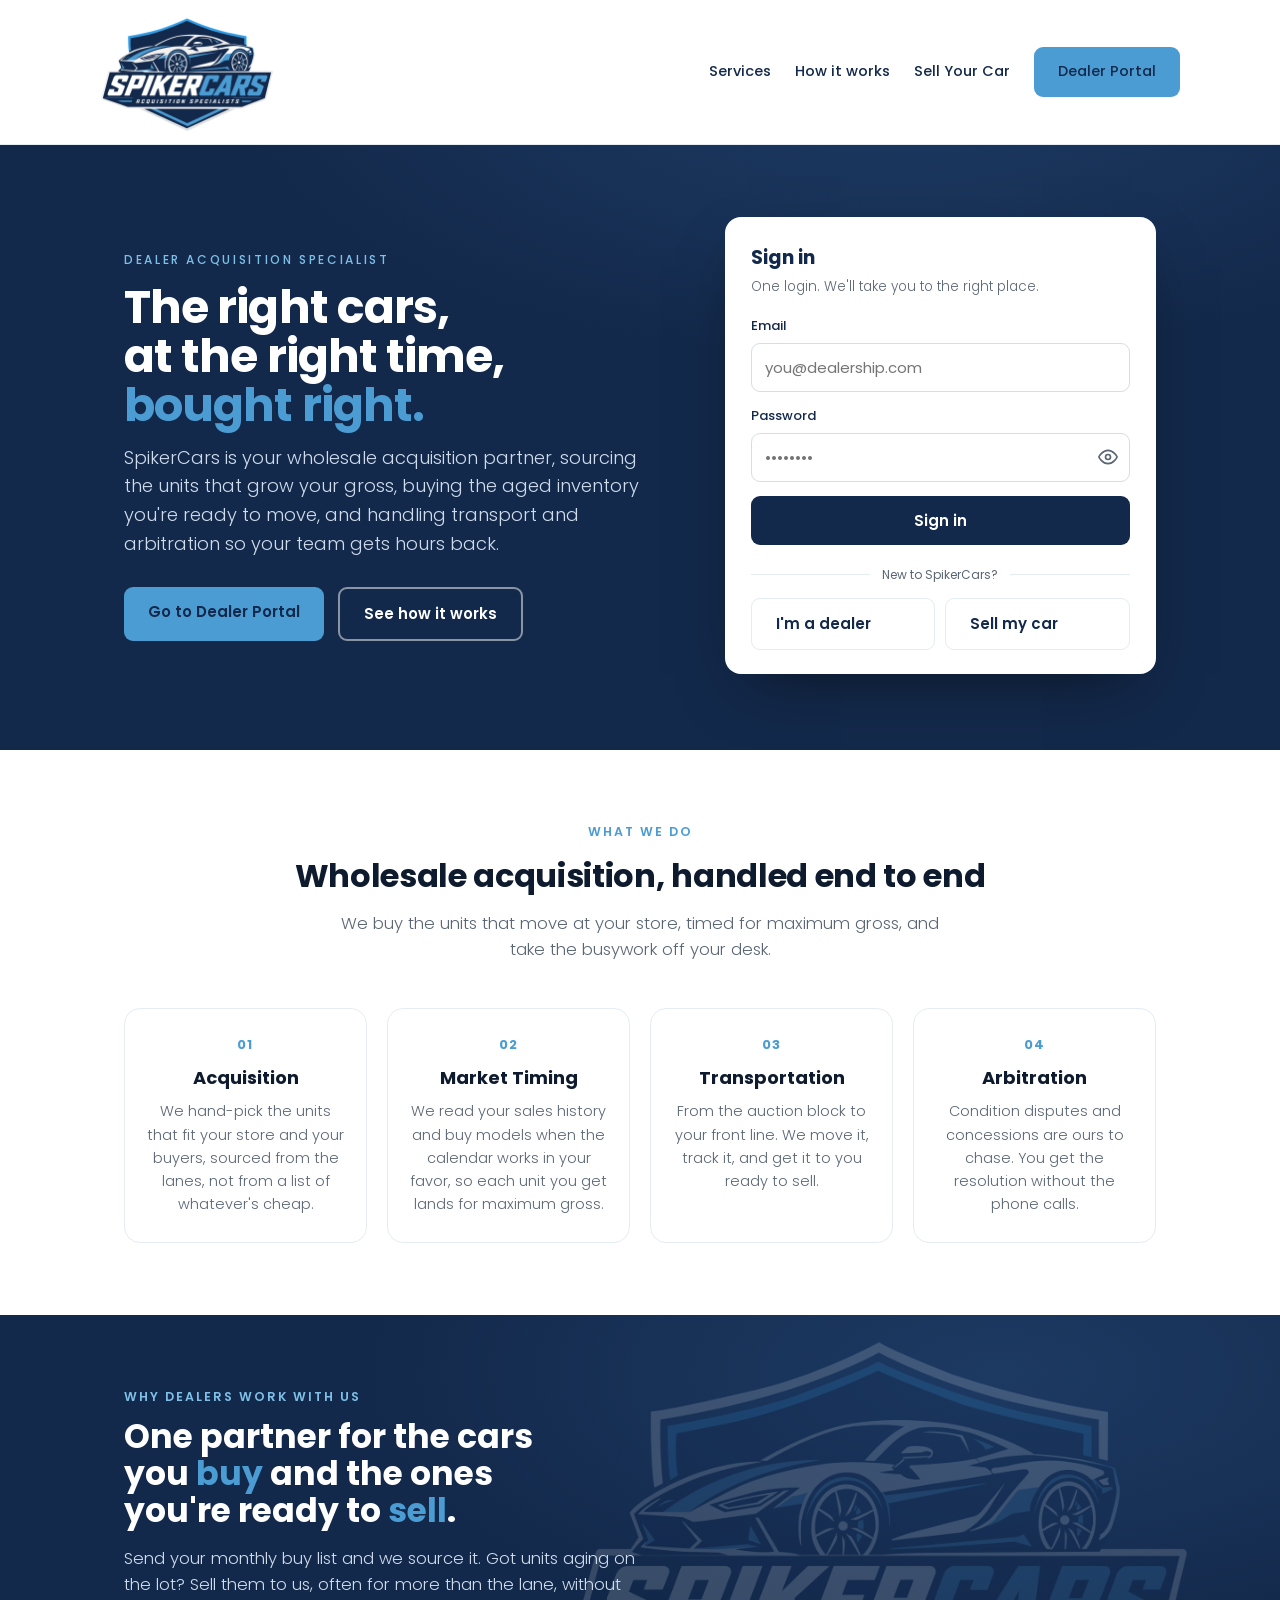
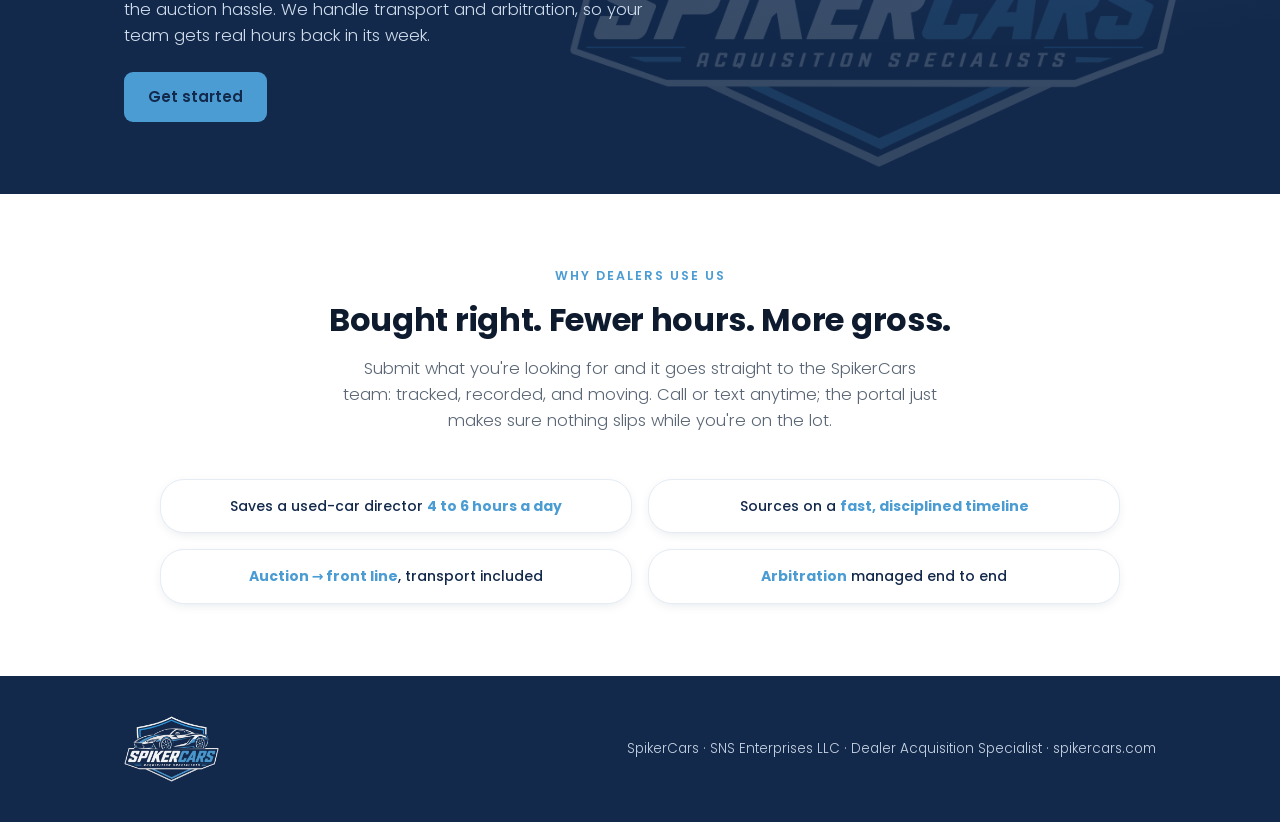
<file: index.html>
<!DOCTYPE html>
<html lang="en">
<head>
<meta charset="utf-8">
<meta name="viewport" content="width=device-width, initial-scale=1">
<title>SpikerCars | Dealer Acquisition Specialist</title>
<meta name="description" content="SpikerCars is a wholesale vehicle acquisition specialist for car dealerships. The right cars, at the right time, bought right.">
<link rel="canonical" href="https://spikercars.com/">
<meta property="og:type" content="website">
<meta property="og:site_name" content="SpikerCars">
<meta property="og:title" content="SpikerCars | Dealer Acquisition Specialist">
<meta property="og:description" content="SpikerCars is a wholesale vehicle acquisition specialist for car dealerships. The right cars, at the right time, bought right.">
<meta property="og:url" content="https://spikercars.com/">
<meta property="og:image" content="https://spikercars.com/spikercars-logo.png">
<meta name="twitter:card" content="summary">
<script type="application/ld+json">[{"@context": "https://schema.org", "@type": "Organization", "name": "SpikerCars", "alternateName": ["Spiker Cars", "SNS Enterprises LLC"], "legalName": "SNS Enterprises LLC", "url": "https://spikercars.com/", "logo": "https://spikercars.com/spikercars-logo.png", "slogan": "Dealer Acquisition Specialist", "description": "SpikerCars is a wholesale vehicle acquisition partner for car dealerships. We buy the right inventory at the right time to maximize your gross, and manage transport and arbitration end to end.", "email": "spiker@spikercars.com"}, {"@context": "https://schema.org", "@type": "WebSite", "name": "SpikerCars", "alternateName": "Spiker Cars", "url": "https://spikercars.com/"}]</script>
<link rel="icon" href="spikercars-logo.png">
<link rel="preconnect" href="https://fonts.googleapis.com">
<link rel="preconnect" href="https://fonts.gstatic.com" crossorigin>
<link href="https://fonts.googleapis.com/css2?family=Poppins:ital,wght@0,300;0,400;0,500;0,600;0,700;1,700&display=swap" rel="stylesheet">
<link rel="stylesheet" href="styles.css">
</head>
<body>

<header class="site"><div class="wrap">
  <a href="index.html"><img src="spikercars-logo.png" alt="SpikerCars"></a>
  <nav class="nav-links">
    <a href="#services">Services</a>
    <a href="#how">How it works</a>
    <a href="sell-my-car.html">Sell Your Car</a>
    <a class="cta btn btn-accent" href="dealer.html">Dealer Portal</a>
  </nav>
</div></header>

<section class="hero">
  <div class="wrap">
    <div>
      <div class="badge">Dealer Acquisition Specialist</div>
      <h1 class="text-wrap-balance">The right cars, at the right time, <span class="c">bought right.</span></h1>
      <p class="lead">SpikerCars is your wholesale acquisition partner, sourcing the units that grow your gross, buying the aged inventory you're ready to move, and handling transport and arbitration so your team gets hours back.</p>
      <div class="cta-row">
        <a class="btn btn-accent" href="dealer.html">Go to Dealer Portal</a>
        <a class="btn btn-ghost" href="#how">See how it works</a>
      </div>
    </div>

    <div class="authcard" id="auth-card">
      <div id="signed-out">
        <h3>Sign in</h3>
        <div class="sub">One login. We'll take you to the right place.</div>
        <div class="msg" id="hero-msg"></div>
        <form id="signin-form">
          <div class="field"><label>Email</label><input type="email" id="si-email" autocomplete="email" placeholder="you@dealership.com" required></div>
          <div class="field"><label>Password</label><input type="password" id="si-pass" autocomplete="current-password" placeholder="••••••••" required></div>
          <button class="btn btn-primary btn-block" type="submit" id="si-btn">Sign in</button>
        </form>
        <div class="divider">New to SpikerCars?</div>
        <div class="newrow">
          <a class="btn btn-outline" href="dealer.html#signup">I'm a dealer</a>
          <a class="btn btn-outline" href="sell-my-car.html">Sell my car</a>
        </div>
      </div>
      <div id="signed-in" class="hidden">
        <h3 id="si-hello">Welcome back</h3>
        <div class="sub" id="si-hello-sub">You're signed in.</div>
        <a class="btn btn-primary btn-block" id="go-portal" href="dealer.html">Go to my portal</a>
        <div class="switch"><a id="hero-logout">Log out</a></div>
      </div>
    </div>
  </div>
</section>

<section id="services" class="section-center">
  <div class="wrap">
    <div class="eyebrow">What we do</div>
    <h2 class="sec">Wholesale acquisition, handled end to end</h2>
    <p class="sec-sub">We buy the units that move at your store, timed for maximum gross, and take the busywork off your desk.</p>
    <div class="pillars">
      <div class="pillar"><div class="pn">01</div><h3>Acquisition</h3><p>We hand-pick the units that fit your store and your buyers, sourced from the lanes, not from a list of whatever's cheap.</p></div>
      <div class="pillar"><div class="pn">02</div><h3>Market Timing</h3><p>We read your sales history and buy models when the calendar works in your favor, so each unit you get lands for maximum gross.</p></div>
      <div class="pillar"><div class="pn">03</div><h3>Transportation</h3><p>From the auction block to your front line. We move it, track it, and get it to you ready to sell.</p></div>
      <div class="pillar"><div class="pn">04</div><h3>Arbitration</h3><p>Condition disputes and concessions are ours to chase. You get the resolution without the phone calls.</p></div>
    </div>
  </div>
</section>

<section class="feature">
  <img class="glow" src="spikercars-logo.png" alt="">
  <div class="wrap">
    <div class="feat-copy">
      <div class="eyebrow">Why dealers work with us</div>
      <h2 class="text-wrap-balance">One partner for the cars you <span class="c">buy</span> and the ones you're ready to <span class="c">sell</span>.</h2>
      <p>Send your monthly buy list and we source it. Got units aging on the lot? Sell them to us, often for more than the lane, without the auction hassle. We handle transport and arbitration, so your team gets real hours back in its week.</p>
      <a class="btn btn-accent" href="dealer.html">Get started</a>
    </div>
  </div>
</section>

<section id="how" class="proof section-center">
  <div class="wrap">
    <div class="eyebrow">Why dealers use us</div>
    <h2 class="sec">Bought right. Fewer hours. More gross.</h2>
    <p class="sec-sub">Submit what you're looking for and it goes straight to the SpikerCars team: tracked, recorded, and moving. Call or text anytime; the portal just makes sure nothing slips while you're on the lot.</p>
    <div class="row">
      <span class="chip">Saves a used-car director <b>4 to 6 hours a day</b></span>
      <span class="chip">Sources on a <b>fast, disciplined timeline</b></span>
      <span class="chip"><b>Auction → front line</b>, transport included</span>
      <span class="chip"><b>Arbitration</b> managed end to end</span>
    </div>
  </div>
</section>

<footer class="site"><div class="wrap">
  <img src="spikercars-logo.png" alt="SpikerCars">
  <div>SpikerCars · SNS Enterprises LLC · Dealer Acquisition Specialist · spikercars.com</div>
</div></footer>

<script type="module">
import { sb, $, showMsg, clearMsg, getUser, loadProfile, roleHome, signOut } from './sc.js';

$('signin-form').addEventListener('submit', async (e) => {
  e.preventDefault();
  const btn = $('si-btn'); btn.disabled = true; btn.innerHTML = '<span class="spin"></span>Signing in…';
  clearMsg($('hero-msg'));
  const { error } = await sb.auth.signInWithPassword({ email: $('si-email').value.trim(), password: $('si-pass').value });
  if (error){ btn.disabled = false; btn.textContent = 'Sign in'; showMsg($('hero-msg'), error.message, 'err'); return; }
  const user = await getUser();
  const prof = await loadProfile(user);
  location.href = roleHome(prof.role);
});

$('hero-logout').onclick = () => signOut('index.html');

(async () => {
  const { data: { session } } = await sb.auth.getSession();
  if (!session) return;
  const user = await getUser();
  const prof = await loadProfile(user);
  const home = roleHome(prof.role);
  // Signed-in users go straight to their dashboard. Portal "Home" links add ?home to view this page.
  if (!new URLSearchParams(location.search).has('home')) { location.replace(home); return; }
  $('signed-out').classList.add('hidden');
  $('signed-in').classList.remove('hidden');
  $('si-hello').textContent = 'Welcome back' + (prof.first_name ? ', ' + prof.first_name : '');
  $('si-hello-sub').textContent = (prof.dealership ? prof.dealership + ' · ' : '') + (prof.email || user.email);
  $('go-portal').href = home;
  $('go-portal').textContent = prof.role === 'consumer' ? 'Go to my seller portal' : 'Go to my dealer portal';
})();
</script>
</body>
</html>
</file>
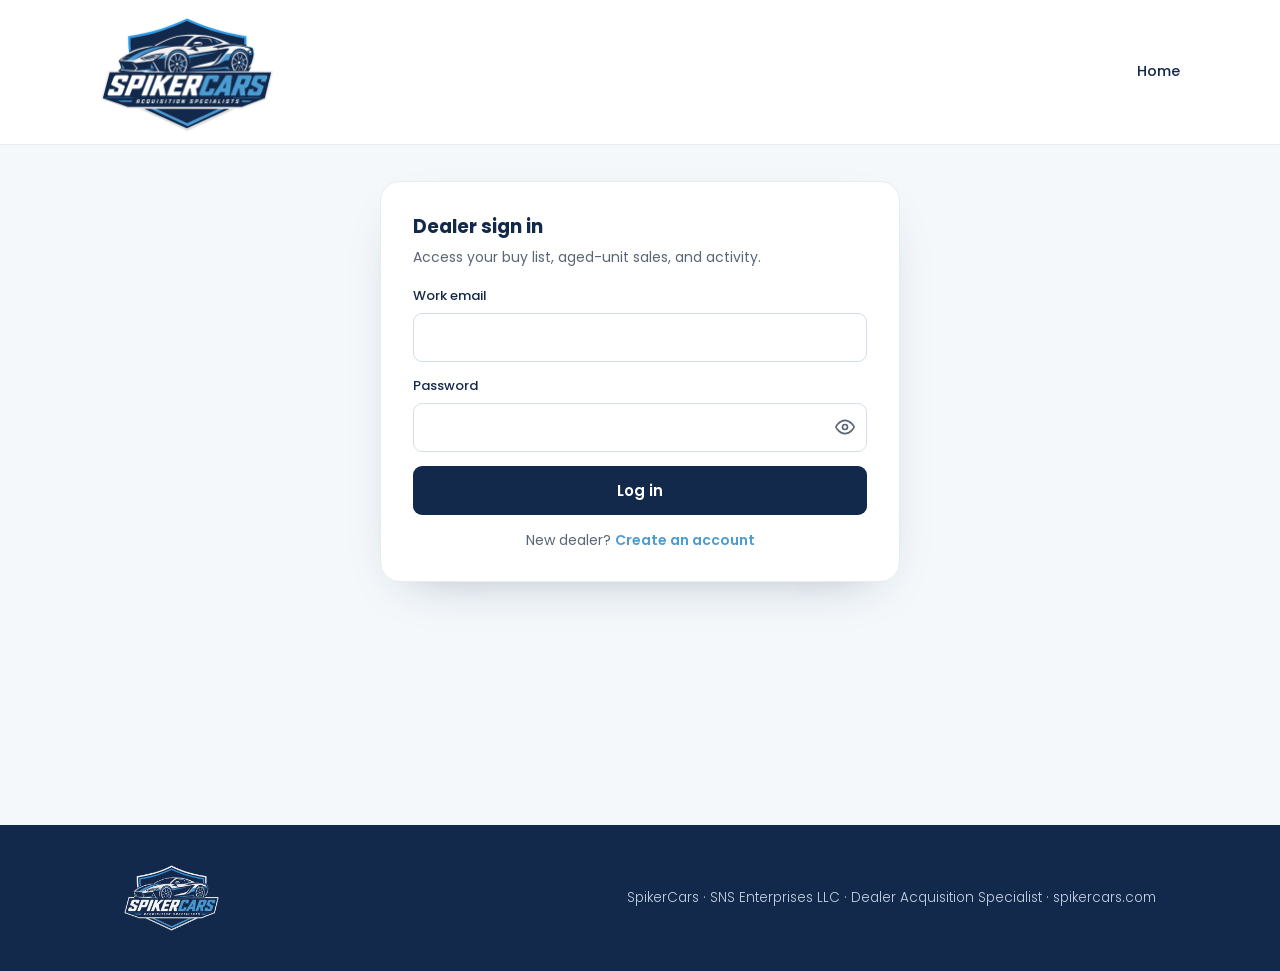
<file: dealer.html>
<!DOCTYPE html>
<html lang="en">
<head>
<meta charset="utf-8">
<meta name="viewport" content="width=device-width, initial-scale=1">
<title>SpikerCars | Dealer Portal</title>
<meta name="description" content="SpikerCars dealer portal. Send your buy list, sell aged units, and track everything in one place.">
<link rel="canonical" href="https://spikercars.com/dealer">
<meta property="og:type" content="website">
<meta property="og:site_name" content="SpikerCars">
<meta property="og:title" content="SpikerCars | Dealer Portal">
<meta property="og:description" content="SpikerCars dealer portal. Send your buy list, sell aged units, and track everything in one place.">
<meta property="og:url" content="https://spikercars.com/dealer">
<meta property="og:image" content="https://spikercars.com/spikercars-logo.png">
<meta name="twitter:card" content="summary">
<link rel="icon" href="spikercars-logo.png">
<link rel="preconnect" href="https://fonts.googleapis.com">
<link rel="preconnect" href="https://fonts.gstatic.com" crossorigin>
<link href="https://fonts.googleapis.com/css2?family=Poppins:ital,wght@0,300;0,400;0,500;0,600;0,700;1,700&display=swap" rel="stylesheet">
<link rel="stylesheet" href="styles.css">
</head>
<body>

<header class="site"><div class="wrap">
  <a href="index.html?home"><img src="spikercars-logo.png" alt="SpikerCars"></a>
  <nav class="nav-links">
    <a href="index.html?home">Home</a>
  </nav>
</div></header>

<div class="portalpage"><div class="wrap">

  <!-- AUTH (logged out) -->
  <div class="pcard pcard-narrow pcard-pad" id="auth-card">
    <div class="msg" id="auth-msg"></div>

    <!-- SIGN IN -->
    <form id="signin-form">
      <h3 style="margin:0 0 4px;color:var(--navy)">Dealer sign in</h3>
      <p class="muted" style="margin:0 0 18px">Access your buy list, aged-unit sales, and activity.</p>
      <div class="field"><label>Work email</label><input type="email" id="si-email" autocomplete="email" required></div>
      <div class="field"><label>Password</label><input type="password" id="si-pass" autocomplete="current-password" required></div>
      <button class="btn btn-primary btn-block" type="submit" id="si-btn">Log in</button>
      <div class="switch">New dealer? <a id="to-signup">Create an account</a></div>
    </form>

    <!-- SIGN UP -->
    <form id="signup-form" class="hidden">
      <h3 style="margin:0 0 4px;color:var(--navy)">Create your dealer account</h3>
      <p class="muted" style="margin:0 0 18px">Set up your dealership to start sending buy lists and selling aged units.</p>
      <div class="grid2">
        <div class="field"><label>First name</label><input type="text" id="su-first" autocomplete="given-name" required></div>
        <div class="field"><label>Last name</label><input type="text" id="su-last" autocomplete="family-name"></div>
      </div>
      <div class="field"><label>Dealership</label><input type="text" id="su-dealer" required></div>
      <div class="grid2">
        <div class="field"><label>Email</label><input type="email" id="su-email" autocomplete="email" required></div>
        <div class="field"><label>Phone</label><input type="tel" id="su-phone" autocomplete="tel"></div>
      </div>
      <div class="field"><label>Password</label><input type="password" id="su-pass" autocomplete="new-password" minlength="8" required><div class="muted" style="margin-top:5px">At least 8 characters.</div></div>
      <button class="btn btn-primary btn-block" type="submit" id="su-btn">Create dealer account</button>
      <div class="switch">Already have an account? <a id="to-signin">Log in</a></div>
    </form>
  </div>

  <!-- APP (logged in) -->
  <div class="pcard hidden" id="app-card">
    <div class="portal-head">
      <div>
        <h3 id="hello">Welcome</h3>
        <div class="muted" id="hello-sub"></div>
      </div>
      <div style="display:flex;align-items:center;gap:12px">
        <span class="rolechip" id="role-chip">Dealer</span>
        <button class="btn btn-primary" id="logout-btn" style="padding:9px 16px;font-size:13px">Log out</button>
      </div>
    </div>

    <div class="tabs" id="tabs">
      <button class="tab active" data-tab="buy" id="tab-btn-buy">Buy Cars</button>
      <button class="tab" data-tab="sell" id="tab-btn-sell">Sell Cars</button>
      <button class="tab" data-tab="activity" id="tab-btn-activity">Activity</button>
    </div>

    <div class="tabbody">
      <div class="msg" id="app-msg"></div>

      <!-- ======= BUY CARS ======= -->
      <div id="tab-buy" class="tabpane">
        <h3>Build your buy list</h3>
        <div class="seg" id="buy-seg">
          <button type="button" data-mode="detailed" class="on">Detailed</button>
          <button type="button" data-mode="quick">Quick list</button>
        </div>

        <!-- DETAILED -->
        <div id="buy-detailed">
        <p class="lead">Add every vehicle you're looking for and set how many units of each, then send the whole list at once. Best when you're specific about a few cars.</p>
        <div id="veh-list"></div>
        <form id="request-form">
          <div class="grid3">
            <div class="field"><label>Make</label><input type="text" id="r-make" placeholder="e.g. Jeep" required></div>
            <div class="field"><label>Model</label><input type="text" id="r-model" placeholder="e.g. Grand Cherokee"></div>
            <div class="field"><label>Trim</label><input type="text" id="r-trim" placeholder="e.g. Limited"></div>
          </div>
          <div class="grid3">
            <div class="field"><label>Year (from)</label><input type="number" id="r-ymin" min="1980" max="2100" placeholder="2020"></div>
            <div class="field"><label>Year (to)</label><input type="number" id="r-ymax" min="1980" max="2100" placeholder="2024"></div>
            <div class="field"><label>Max mileage</label><input type="number" id="r-miles" min="0" placeholder="60000"></div>
          </div>
          <div class="grid3">
            <div class="field"><label>Target budget ($)</label><input type="number" id="r-budget" min="0" step="100" placeholder="28000"></div>
            <div class="field"><label>Condition</label>
              <select id="r-condition">
                <option value="any">Any</option>
                <option value="clean">Clean title only</option>
                <option value="frontline">Front-line ready</option>
                <option value="rough">Rough / project OK</option>
              </select>
            </div>
            <div class="field"><label>Units</label><input type="number" id="r-qty" min="1" value="1"></div>
          </div>
          <div class="field"><label>Notes</label><textarea id="r-notes" rows="2" placeholder="Colors, packages, must-haves for this vehicle."></textarea></div>
          <div class="form-actions">
            <button class="btn btn-outline" type="button" id="add-veh-btn">+ Add another vehicle</button>
            <button class="btn btn-accent" type="submit" id="r-btn">Submit list to the SpikerCars team</button>
          </div>
        </form>
        </div>

        <!-- QUICK LIST -->
        <div id="buy-quick" class="hidden">
          <p class="lead">Buying a lot at once? Keep it to the essentials: one line per vehicle, no deep specs. Switch to <b>Detailed</b> anytime to be specific.</p>
          <div style="overflow-x:auto">
            <table class="ql">
              <thead><tr><th style="width:26%">Make</th><th style="width:32%">Model</th><th class="ql-yr" style="width:20%">Year(s)</th><th style="width:14%">Units</th><th style="width:8%"></th></tr></thead>
              <tbody id="ql-body"></tbody>
            </table>
          </div>
          <button type="button" class="ql-add" id="ql-add">+ Add row</button>
          <textarea class="paste" id="ql-paste" rows="2" placeholder='Or paste a list, e.g. "Ford F-150 x10, Toyota RAV4 x8, Chevy Silverado x6", then click Parse.'></textarea>
          <div class="form-actions">
            <button class="btn btn-outline" type="button" id="ql-parse">Parse pasted list</button>
            <button class="btn btn-accent" type="button" id="ql-submit">Submit list to the SpikerCars team</button>
          </div>
        </div>
      </div>

      <!-- ======= SELL CARS ======= -->
      <div id="tab-sell" class="tabpane hidden">
        <h3>Sell your aged units to the SpikerCars team</h3>
        <p class="lead">Got units sitting on the lot? List them here. Often more than the lane, without the auction hassle. Add each unit with your asking price, then send them over.</p>
        <div id="unit-list"></div>
        <form id="unit-form">
          <div class="grid2">
            <div class="field"><label>VIN</label><input type="text" id="u-vin" maxlength="17" placeholder="17-character VIN" autocomplete="off"></div>
            <div class="field" style="display:flex;flex-direction:column;justify-content:flex-end"><button type="button" class="btn btn-outline btn-block" id="u-vin-lookup">Look up VIN</button></div>
          </div>
          <div id="u-vin-result" class="vin-result hidden"></div>
          <div class="grid3">
            <div class="field"><label>Mileage</label><input type="number" id="u-miles" min="0" placeholder="61300"></div>
            <div class="field"><label>Days on lot</label><input type="number" id="u-days" min="0" placeholder="92"></div>
            <div class="field"><label>Title</label>
              <select id="u-title"><option value="Clean">Clean</option><option value="Rebuilt">Rebuilt</option><option value="Salvage">Salvage</option></select>
            </div>
          </div>
          <div class="grid3">
            <div class="field"><label>Asking price <span class="req">*</span></label><input type="text" id="u-price" inputmode="numeric" placeholder="$16,500"></div>
            <div class="field"><label>Condition (1–10)</label>
              <select id="u-cond"><option value="">Select…</option><option>1</option><option>2</option><option>3</option><option>4</option><option>5</option><option>6</option><option>7</option><option>8</option><option>9</option><option>10</option></select>
            </div>
            <div class="field"></div>
          </div>
          <div class="field"><label>Notes</label><textarea id="u-notes" rows="2" placeholder="Anything the team should know: reconditioning, history, etc."></textarea></div>
          <div class="form-actions">
            <button class="btn btn-outline" type="button" id="add-unit-btn">+ Add another unit</button>
            <button class="btn btn-accent" type="submit" id="u-btn">Send units to the SpikerCars team</button>
          </div>
          <div class="hint">Build a batch, send once. The SpikerCars team gets one email with every unit and your asking price on each, then makes an offer back.</div>
        </form>
      </div>

      <!-- ======= ACTIVITY ======= -->
      <div id="tab-activity" class="tabpane hidden">
        <h3 id="activity-title">Your activity</h3>
        <p class="lead">Everything you've sent us, buy requests and units for sale, with current status.</p>
        <div id="act-list"><div class="empty">Loading…</div></div>
      </div>

    </div>
  </div>

</div></div>

<footer class="site"><div class="wrap">
  <img src="spikercars-logo.png" alt="SpikerCars">
  <div>SpikerCars · SNS Enterprises LLC · Dealer Acquisition Specialist · spikercars.com</div>
</div></footer>

<script type="module">
import { sb, $, vNum, money, escapeHtml, showMsg, clearMsg, getUser, loadProfile, roleHome, signOut, openModal, closeModal, removeSubmission } from './sc.js';

const authCard = $('auth-card'), appCard = $('app-card');
let profile = null, isAdmin = false;

// ---------- auth toggle ----------
$('to-signup').onclick = () => { $('signin-form').classList.add('hidden'); $('signup-form').classList.remove('hidden'); clearMsg($('auth-msg')); };
$('to-signin').onclick = () => { $('signup-form').classList.add('hidden'); $('signin-form').classList.remove('hidden'); clearMsg($('auth-msg')); };
if (location.hash === '#signup') $('to-signup').click();

$('signup-form').addEventListener('submit', async (e) => {
  e.preventDefault();
  const btn = $('su-btn'); btn.disabled = true; btn.innerHTML = '<span class="spin"></span>Creating…';
  clearMsg($('auth-msg'));
  const { data, error } = await sb.auth.signUp({
    email: $('su-email').value.trim(),
    password: $('su-pass').value,
    options: { data: {
      first_name: $('su-first').value.trim(),
      last_name: $('su-last').value.trim(),
      dealership: $('su-dealer').value.trim(),
      phone: $('su-phone').value.trim(),
      account_type: 'dealer'
    }}
  });
  btn.disabled = false; btn.textContent = 'Create dealer account';
  if (error){ showMsg($('auth-msg'), error.message, 'err'); return; }
  if (!data.session){ showMsg($('auth-msg'), 'Account created. Check your email to confirm, then log in.', 'ok'); $('to-signin').click(); }
  else await onSignedIn();
});

$('signin-form').addEventListener('submit', async (e) => {
  e.preventDefault();
  const btn = $('si-btn'); btn.disabled = true; btn.innerHTML = '<span class="spin"></span>Logging in…';
  clearMsg($('auth-msg'));
  const { error } = await sb.auth.signInWithPassword({ email: $('si-email').value.trim(), password: $('si-pass').value });
  btn.disabled = false; btn.textContent = 'Log in';
  if (error){ showMsg($('auth-msg'), error.message, 'err'); return; }
  await onSignedIn();
});

$('logout-btn').onclick = () => signOut('index.html');

// ---------- tabs ----------
function switchTab(name){
  document.querySelectorAll('.tab').forEach(t => t.classList.toggle('active', t.dataset.tab === name));
  document.querySelectorAll('.tabpane').forEach(p => p.classList.add('hidden'));
  $('tab-' + name).classList.remove('hidden');
  clearMsg($('app-msg'));
  if (name === 'activity') loadActivity();
}
document.querySelectorAll('.tab').forEach(t => t.onclick = () => switchTab(t.dataset.tab));

// ---------- session ----------
async function onSignedIn(){
  const user = await getUser();
  if (!user){ renderLoggedOut(); return; }
  profile = await loadProfile(user);
  if (profile.role === 'consumer'){ location.href = 'sell-my-car.html'; return; }
  isAdmin = profile.role === 'admin';
  authCard.classList.add('hidden'); appCard.classList.remove('hidden');
  $('hello').textContent = 'Welcome' + (profile.first_name ? ', ' + profile.first_name : '');
  $('hello-sub').textContent = (profile.dealership ? profile.dealership + ' · ' : '') + (profile.email || user.email);
  $('role-chip').textContent = isAdmin ? 'Admin' : 'Dealer';
  $('role-chip').className = 'rolechip' + (isAdmin ? ' admin' : '');
  // admins review only; hide submit tabs, show activity (all)
  $('tab-btn-buy').classList.toggle('hidden', isAdmin);
  $('tab-btn-sell').classList.toggle('hidden', isAdmin);
  $('activity-title').textContent = isAdmin ? 'All dealer activity' : 'Your activity';
  switchTab(isAdmin ? 'activity' : 'buy');
}
function renderLoggedOut(){ authCard.classList.remove('hidden'); appCard.classList.add('hidden'); }

// ================= BUY: multi-vehicle =================
let pendingVehicles = [];
function readVehicleForm(){
  const make = $('r-make').value.trim();
  if (!make) return null;
  return {
    make, model: $('r-model').value.trim() || null, trim: $('r-trim').value.trim() || null,
    year_min: vNum($('r-ymin').value), year_max: vNum($('r-ymax').value),
    mileage_max: vNum($('r-miles').value), budget_max: vNum($('r-budget').value),
    condition: $('r-condition').value, quantity: vNum($('r-qty').value) || 1,
    notes: $('r-notes').value.trim() || null
  };
}
function clearVehicleForm(){
  ['r-make','r-model','r-trim','r-ymin','r-ymax','r-miles','r-budget','r-notes'].forEach(id => $(id).value = '');
  $('r-condition').value = 'any'; $('r-qty').value = 1; $('r-make').focus();
}
function vehLabel(v){ return [ [v.year_min,v.year_max].filter(Boolean).join('-'), v.make, v.model, v.trim ].filter(Boolean).join(' ') || 'Any vehicle'; }
function renderVehicleList(){
  const el = $('veh-list');
  if (!pendingVehicles.length){ el.innerHTML = ''; return; }
  const totalUnits = pendingVehicles.reduce((n,v) => n + (v.quantity||1), 0);
  el.innerHTML = pendingVehicles.map((v,i) => {
    const sub = [ v.mileage_max ? '≤ '+Number(v.mileage_max).toLocaleString()+' mi' : '', v.budget_max ? '$'+Number(v.budget_max).toLocaleString() : '', (v.condition && v.condition!=='any') ? v.condition : '' ].filter(Boolean).join(' · ');
    return `<div class="veh-item"><div><div class="vi-main">${escapeHtml(vehLabel(v))}</div>${sub ? '<div class="vi-sub">'+escapeHtml(sub)+'</div>' : ''}</div><div style="display:flex;align-items:center">
      <span class="vi-qty">${v.quantity} unit${v.quantity>1?'s':''}</span><button type="button" class="vi-rm" data-i="${i}" aria-label="Remove">×</button></div></div>`;
  }).join('') + `<div class="veh-summary">${pendingVehicles.length} vehicle${pendingVehicles.length>1?'s':''} · ${totalUnits} total unit${totalUnits>1?'s':''} on this list</div>`;
  el.querySelectorAll('.vi-rm').forEach(b => b.onclick = () => { pendingVehicles.splice(Number(b.dataset.i),1); renderVehicleList(); });
}
$('add-veh-btn').addEventListener('click', () => {
  const v = readVehicleForm();
  if (!v){ showMsg($('app-msg'), 'Enter at least a make before adding a vehicle.', 'err'); return; }
  clearMsg($('app-msg')); pendingVehicles.push(v); renderVehicleList(); clearVehicleForm();
});
$('request-form').addEventListener('submit', async (e) => {
  e.preventDefault();
  const cur = readVehicleForm(); const all = [...pendingVehicles]; if (cur) all.push(cur);
  if (!all.length){ showMsg($('app-msg'), 'Add at least one vehicle to your list.', 'err'); return; }
  const btn = $('r-btn'); btn.disabled = true; btn.innerHTML = '<span class="spin"></span>Sending…';
  clearMsg($('app-msg'));
  const batch_id = crypto.randomUUID();
  const { error } = await sb.from('vehicle_requests').insert(all.map(v => ({ ...v, batch_id })));
  btn.disabled = false; btn.textContent = 'Submit list to the SpikerCars team';
  if (error){ showMsg($('app-msg'), error.message, 'err'); return; }
  sb.functions.invoke('notify-new-request', { body: { batch_id } }).catch(()=>{});
  const totalUnits = all.reduce((n,v) => n + (v.quantity||1), 0);
  showMsg($('app-msg'), `Buy list sent: ${all.length} vehicle${all.length>1?'s':''}, ${totalUnits} total unit${totalUnits>1?'s':''}. We'll get on it.`, 'ok');
  pendingVehicles = []; renderVehicleList(); clearVehicleForm();
});

// ---------- Buy mode toggle: Detailed vs Quick list ----------
$('buy-seg').querySelectorAll('button').forEach(b => b.addEventListener('click', () => {
  const mode = b.dataset.mode;
  $('buy-seg').querySelectorAll('button').forEach(x => x.classList.toggle('on', x === b));
  $('buy-detailed').classList.toggle('hidden', mode !== 'detailed');
  $('buy-quick').classList.toggle('hidden', mode !== 'quick');
  clearMsg($('app-msg'));
}));

// ---------- Quick list ----------
function qlAddRow(v = {}){
  const tr = document.createElement('tr');
  tr.innerHTML = `<td><input class="ql-make" placeholder="Make" value="${escapeHtml(v.make||'')}"></td>
    <td><input class="ql-model" placeholder="Model" value="${escapeHtml(v.model||'')}"></td>
    <td class="ql-yr"><input class="ql-years" placeholder="e.g. 2020–2023" value="${escapeHtml(v.years||'')}"></td>
    <td><input class="ql-units" inputmode="numeric" placeholder="Qty" value="${v.units!=null?escapeHtml(String(v.units)):''}"></td>
    <td><button type="button" class="ql-rm" aria-label="Remove">×</button></td>`;
  tr.querySelector('.ql-rm').addEventListener('click', () => { tr.remove(); if (!$('ql-body').children.length) qlAddRow(); });
  $('ql-body').appendChild(tr);
}
function parseYears(str){
  const nums = String(str||'').match(/\d{4}/g);
  if (!nums || !nums.length) return { year_min:null, year_max:null };
  const s = nums.map(Number).sort((a,b)=>a-b);
  return { year_min: s[0], year_max: s.length>1 ? s[s.length-1] : s[0] };
}
function readQuickRows(){
  const out = [];
  $('ql-body').querySelectorAll('tr').forEach(tr => {
    const make = tr.querySelector('.ql-make').value.trim();
    if (!make) return;
    const yr = parseYears(tr.querySelector('.ql-years').value);
    out.push({
      make, model: tr.querySelector('.ql-model').value.trim() || null, trim: null,
      year_min: yr.year_min, year_max: yr.year_max,
      mileage_max: null, budget_max: null, condition: 'any',
      quantity: vNum(tr.querySelector('.ql-units').value) || 1, notes: null
    });
  });
  return out;
}
$('ql-add').addEventListener('click', () => qlAddRow());
$('ql-parse').addEventListener('click', () => {
  const txt = $('ql-paste').value.trim();
  if (!txt){ showMsg($('app-msg'), 'Paste a list first, then click Parse.', 'err'); return; }
  const chunks = txt.split(/[\n,;]+/).map(s => s.trim()).filter(Boolean);
  let added = 0;
  chunks.forEach(c => {
    // trailing quantity: "x10", "×10", "*10", "10 units", or a bare trailing number
    let units = 1, rest = c;
    const m = c.match(/(?:x|×|\*|qty|q)?\s*(\d{1,3})\s*(?:units?|pcs?)?\s*$/i);
    if (m){ units = Number(m[1]); rest = c.slice(0, m.index).trim().replace(/[x×*]+$/i,'').trim(); }
    const years = (rest.match(/\d{4}(?:\s*[-–]\s*\d{4})?/) || [''])[0];
    rest = rest.replace(/\d{4}(?:\s*[-–]\s*\d{4})?/,'').trim();
    const words = rest.split(/\s+/).filter(Boolean);
    if (!words.length) return;
    const make = words.shift();
    qlAddRow({ make, model: words.join(' '), years, units });
    added++;
  });
  if (added){ $('ql-paste').value=''; clearMsg($('app-msg')); showMsg($('app-msg'), `Added ${added} row${added>1?'s':''}. Review and edit, then submit.`, 'ok'); }
  else showMsg($('app-msg'), "Couldn't read that list. Try one vehicle per line.", 'err');
});
$('ql-submit').addEventListener('click', async () => {
  const all = readQuickRows();
  if (!all.length){ showMsg($('app-msg'), 'Add at least one vehicle (a make is required).', 'err'); return; }
  const btn = $('ql-submit'); btn.disabled = true; btn.innerHTML = '<span class="spin"></span>Sending…';
  clearMsg($('app-msg'));
  const batch_id = crypto.randomUUID();
  const { error } = await sb.from('vehicle_requests').insert(all.map(v => ({ ...v, batch_id })));
  btn.disabled = false; btn.textContent = 'Submit list to the SpikerCars team';
  if (error){ showMsg($('app-msg'), error.message, 'err'); return; }
  sb.functions.invoke('notify-new-request', { body: { batch_id } }).catch(()=>{});
  const totalUnits = all.reduce((n,v) => n + (v.quantity||1), 0);
  showMsg($('app-msg'), `Buy list sent: ${all.length} vehicle${all.length>1?'s':''}, ${totalUnits} total unit${totalUnits>1?'s':''}. We'll get on it.`, 'ok');
  $('ql-body').innerHTML=''; qlAddRow(); qlAddRow(); qlAddRow();
});
// seed quick list with a few empty rows
qlAddRow(); qlAddRow(); qlAddRow();

// ================= SELL: multi-unit aged inventory =================
let pendingUnits = [], unitDecoded = {};
const parseMoney = (s) => { const n = Number(String(s).replace(/[^0-9.]/g,'')); return isFinite(n) && n > 0 ? n : null; };

$('u-vin-lookup').addEventListener('click', async () => {
  const vin = $('u-vin').value.trim();
  if (vin.length < 11){ showMsg($('app-msg'), 'Enter a valid VIN (at least 11 characters).', 'err'); return; }
  clearMsg($('app-msg'));
  const btn = $('u-vin-lookup'); btn.disabled = true; btn.textContent = 'Looking up…';
  try {
    const r = await fetch(`https://vpic.nhtsa.dot.gov/api/vehicles/DecodeVinValues/${encodeURIComponent(vin)}?format=json`);
    const j = await r.json(); const d = (j.Results && j.Results[0]) || {};
    unitDecoded = { year: d.ModelYear || null, make: d.Make || null, model: d.Model || null, trim: d.Trim || null };
    const label = [unitDecoded.year, unitDecoded.make, unitDecoded.model, unitDecoded.trim].filter(Boolean).join(' ');
    $('u-vin-result').innerHTML = unitDecoded.make ? ('<strong>' + escapeHtml(label) + '</strong>') : '<span class="muted">We couldn\'t decode that VIN. You can still add the unit and we\'ll verify it.</span>';
    $('u-vin-result').classList.remove('hidden');
  } catch (e) {
    $('u-vin-result').innerHTML = '<span class="muted">VIN lookup is unavailable right now. You can still add the unit.</span>';
    $('u-vin-result').classList.remove('hidden');
  }
  btn.disabled = false; btn.textContent = 'Look up VIN';
});

function readUnitForm(){
  const price = parseMoney($('u-price').value);
  const vin = $('u-vin').value.trim();
  if (!vin && !unitDecoded.make){ return { err: 'Enter a VIN (and look it up) before adding a unit.' }; }
  if (!price){ return { err: 'Asking price is required for each unit.' }; }
  return { unit: {
    vin: vin || null,
    year: unitDecoded.year ? Number(unitDecoded.year) : null,
    make: unitDecoded.make || null, model: unitDecoded.model || null, trim: unitDecoded.trim || null,
    mileage: vNum($('u-miles').value), days_on_lot: vNum($('u-days').value),
    title: $('u-title').value, condition_score: vNum($('u-cond').value),
    asking_price: price, notes: $('u-notes').value.trim() || null
  }};
}
function clearUnitForm(){
  ['u-vin','u-miles','u-days','u-price','u-notes'].forEach(id => $(id).value = '');
  $('u-title').value = 'Clean'; $('u-cond').value = ''; unitDecoded = {};
  $('u-vin-result').classList.add('hidden'); $('u-vin').focus();
}
function unitLabel(u){ return [u.year,u.make,u.model,u.trim].filter(Boolean).join(' ') || u.vin || 'Vehicle'; }
function renderUnitList(){
  const el = $('unit-list');
  if (!pendingUnits.length){ el.innerHTML = ''; return; }
  const total = pendingUnits.reduce((n,u) => n + (u.asking_price||0), 0);
  el.innerHTML = pendingUnits.map((u,i) => {
    const sub = [ u.mileage ? Number(u.mileage).toLocaleString()+' mi' : '', u.title ? u.title+' title' : '', (u.days_on_lot!=null)?u.days_on_lot+' days on lot':'', u.condition_score?'Cond '+u.condition_score+'/10':'' ].filter(Boolean).join(' · ');
    return `<div class="veh-item"><div><div class="vi-main">${escapeHtml(unitLabel(u))}</div>${sub ? '<div class="vi-sub">'+escapeHtml(sub)+'</div>' : ''}</div><div style="display:flex;align-items:center">
      <span class="vi-qty">${money(u.asking_price)}</span><button type="button" class="vi-rm" data-i="${i}" aria-label="Remove">×</button></div></div>`;
  }).join('') + `<div class="veh-summary">${pendingUnits.length} unit${pendingUnits.length>1?'s':''} · asking total ${money(total)}</div>`;
  el.querySelectorAll('.vi-rm').forEach(b => b.onclick = () => { pendingUnits.splice(Number(b.dataset.i),1); renderUnitList(); updateUnitBtn(); });
}
function updateUnitBtn(){
  const n = pendingUnits.length;
  $('u-btn').textContent = n ? `Send ${n} unit${n>1?'s':''} to the SpikerCars team` : 'Send units to the SpikerCars team';
}
$('add-unit-btn').addEventListener('click', () => {
  const r = readUnitForm();
  if (r.err){ showMsg($('app-msg'), r.err, 'err'); return; }
  clearMsg($('app-msg')); pendingUnits.push(r.unit); renderUnitList(); updateUnitBtn(); clearUnitForm();
});
$('unit-form').addEventListener('submit', async (e) => {
  e.preventDefault();
  const all = [...pendingUnits];
  const cur = readUnitForm();
  if (cur.unit) all.push(cur.unit);
  else if (!all.length){ showMsg($('app-msg'), cur.err || 'Add at least one unit.', 'err'); return; }
  if (!all.length){ showMsg($('app-msg'), 'Add at least one unit.', 'err'); return; }
  const btn = $('u-btn'); btn.disabled = true; btn.innerHTML = '<span class="spin"></span>Sending…';
  clearMsg($('app-msg'));
  const batch_id = crypto.randomUUID();
  const { error } = await sb.from('dealer_sell_units').insert(all.map(u => ({ ...u, batch_id })));
  btn.disabled = false; updateUnitBtn();
  if (error){ showMsg($('app-msg'), error.message, 'err'); return; }
  sb.functions.invoke('notify-dealer-sell', { body: { batch_id } }).catch(()=>{});
  showMsg($('app-msg'), `Sent: ${all.length} unit${all.length>1?'s':''} on their way to the SpikerCars team. We'll come back with an offer.`, 'ok');
  pendingUnits = []; renderUnitList(); updateUnitBtn(); clearUnitForm();
});

// ================= ACTIVITY =================
let activityRows = [], radioRows = [];
const REM_TYPE = { buy:'buy', sell:'dealer_sell', consumer:'consumer' };

function buyVeh(r){ return [ [r.year_min,r.year_max].filter(Boolean).join('–'), r.make, r.model, r.trim ].filter(Boolean).join(' ') || 'Any vehicle'; }
function otherVeh(r){ return [r.year,r.make,r.model,r.trim].filter(Boolean).join(' ') || r.vin || 'Vehicle'; }

async function loadActivity(){
  const el = $('act-list');
  el.innerHTML = '<div class="empty">Loading…</div>';
  const queries = [
    sb.from('vehicle_requests').select('*').order('created_at', { ascending:false }),
    sb.from('dealer_sell_units').select('*').order('created_at', { ascending:false })
  ];
  if (isAdmin){
    queries.push(sb.from('sell_submissions').select('*').order('created_at', { ascending:false }));
    queries.push(sb.from('profiles').select('id,first_name,last_name,dealership,email,phone'));
    queries.push(sb.from('radio_leads').select('*').order('created_at', { ascending:false }));
  }
  const results = await Promise.all(queries);
  const buys = results[0].data || [], sells = results[1].data || [];
  const consumers = isAdmin ? (results[2].data || []) : [];
  const profMap = {};
  if (isAdmin) (results[3].data || []).forEach(p => profMap[p.id] = p);
  radioRows = isAdmin ? (results[4].data || []) : [];

  activityRows = [];
  buys.forEach(r => activityRows.push({ t:'buy', label:'Buy', veh:buyVeh(r), detail:[ r.quantity ? r.quantity+' unit'+(r.quantity>1?'s':'') : '', r.mileage_max ? '≤'+Number(r.mileage_max).toLocaleString()+' mi' : '', r.budget_max ? money(r.budget_max) : '' ].filter(Boolean).join(' · '), status:r.status||'new', at:r.created_at, raw:r, prof:profMap[r.dealer_id] }));
  sells.forEach(u => activityRows.push({ t:'sell', label:'Dealer sell', veh:otherVeh(u), detail:[ 'Asking '+money(u.asking_price), u.mileage ? Number(u.mileage).toLocaleString()+' mi' : '' ].filter(Boolean).join(' · '), status:u.status||'new', at:u.created_at, raw:u, prof:profMap[u.dealer_id] }));
  consumers.forEach(s => activityRows.push({ t:'consumer', label:'Consumer', veh:otherVeh(s), detail:[ s.mileage ? Number(s.mileage).toLocaleString()+' mi' : '', s.condition_score ? 'Cond '+s.condition_score+'/10' : '', s.wants_replacement ? 'wants replacement' : '' ].filter(Boolean).join(' · '), status:s.status||'received', at:s.created_at, raw:s, prof:profMap[s.user_id] }));
  activityRows.sort((a,b) => new Date(b.at) - new Date(a.at));

  const whoCell = (r) => {
    const p = r.prof || {};
    if (r.t === 'consumer'){ const nm = [p.first_name,p.last_name].filter(Boolean).join(' ') || 'Seller'; return `<div class="who-name">${escapeHtml(nm)}</div><div class="who-sub">Seller · consumer</div>`; }
    const nm = [p.first_name,p.last_name].filter(Boolean).join(' ');
    return `<div class="who-name">${escapeHtml(p.dealership || 'Dealer')}</div>${nm ? '<div class="who-sub">'+escapeHtml(nm)+'</div>' : ''}`;
  };
  const cols = isAdmin ? ['Type','Vehicle','Submitted by','Detail','Status','Date'] : ['Type','Vehicle','Detail','Status','Date'];

  // ----- main activity table (buy / dealer-sell / consumer) -----
  let mainHtml;
  if (!activityRows.length){
    mainHtml = '<div class="empty">No dealer activity yet.</div>';
  } else {
    mainHtml = `<div class="rowhint"><span class="chev">▸</span> Click any row to open the full details.</div>` +
      `<table class="req"><thead><tr>${cols.map(c=>`<th>${c}</th>`).join('')}</tr></thead><tbody>` +
      activityRows.map((r,i) => `<tr class="clickable" data-act="${i}">
        <td><span class="typechip ${r.t}">${escapeHtml(r.label)}</span></td>
        <td><b>${escapeHtml(r.veh)}</b></td>
        ${isAdmin ? '<td>'+whoCell(r)+'</td>' : ''}
        <td class="muted">${escapeHtml(r.detail)}</td>
        <td><span class="status ${escapeHtml(r.status)}">${escapeHtml(String(r.status).replace(/_/g,' '))}</span></td>
        <td class="muted">${new Date(r.at).toLocaleDateString()}</td>
      </tr>`).join('') + `</tbody></table>`;
  }

  // ----- separate radio-show leads table (admin only) -----
  let radioHtml = '';
  if (isAdmin){
    const veh = (l) => [l.year,l.make,l.model].filter(Boolean).join(' ') || '-';
    const body = radioRows.length
      ? `<table class="req"><thead><tr><th>Name</th><th>Phone</th><th>Vehicle</th><th>Mileage</th><th>Status</th><th>Date</th></tr></thead><tbody>` +
        radioRows.map((l,i) => `<tr class="clickable" data-radio="${i}">
          <td><b>${escapeHtml([l.first_name,l.last_name].filter(Boolean).join(' ') || '-')}</b></td>
          <td>${escapeHtml(l.phone || '-')}</td>
          <td>${escapeHtml(veh(l))}</td>
          <td class="muted">${l.mileage ? Number(l.mileage).toLocaleString()+' mi' : '-'}</td>
          <td><span class="status ${escapeHtml(l.status||'new')}">${escapeHtml(String(l.status||'new').replace(/_/g,' '))}</span></td>
          <td class="muted">${new Date(l.created_at).toLocaleDateString()}</td>
        </tr>`).join('') + `</tbody></table>`
      : '<div class="empty">No radio-show leads yet.</div>';
    radioHtml = `<div style="margin-top:34px">
      <h3 style="margin:0 0 4px">Sell to Spiker: radio leads</h3>
      <p class="lead">Ungated leads from the /sell landing page. Kept separate from account submissions.</p>
      ${body}</div>`;
  }

  el.innerHTML = mainHtml + radioHtml;
  el.querySelectorAll('tr[data-act]').forEach(tr => tr.addEventListener('click', () => openDetail(activityRows[Number(tr.dataset.act)])));
  el.querySelectorAll('tr[data-radio]').forEach(tr => tr.addEventListener('click', () => openRadioDetail(radioRows[Number(tr.dataset.radio)])));
}

function openRadioDetail(l){
  const veh = [l.year,l.make,l.model].filter(Boolean).join(' ') || 'Vehicle not specified';
  const name = [l.first_name,l.last_name].filter(Boolean).join(' ') || '-';
  const rows = drow('Name', name) + drow('Phone', l.phone) + drow('Vehicle', veh) +
    drow('VIN', l.vin) +
    drow('Mileage', l.mileage ? Number(l.mileage).toLocaleString()+' mi' : '') +
    drow('Notes', l.notes) + drow('Source', 'Radio landing page (/sell)') +
    drow('Status', String(l.status||'new').replace(/_/g,' ')) +
    drow('Submitted', new Date(l.created_at).toLocaleString([], { dateStyle:'medium', timeStyle:'short' }));
  const card = openModal(`
    <div class="modal-head"><div class="k">Radio lead · ${escapeHtml(String(l.status||'new').replace(/_/g,' '))}</div><h3>${escapeHtml(name)}</h3></div>
    <div class="modal-body">${rows}</div>
    <div class="modal-foot one"><button class="btn btn-primary" id="md-close">Close</button></div>`);
  card.querySelector('#md-close').addEventListener('click', closeModal);
}

// ---------- detail modal + remove ----------
function drow(l,v){ return v==null||v===''?'':`<div class="drow"><span class="l">${escapeHtml(l)}</span><span class="v">${escapeHtml(String(v))}</span></div>`; }
function detailRowsHtml(item){
  const r = item.raw, p = item.prof || {};
  const nm = [p.first_name,p.last_name].filter(Boolean).join(' ');
  const contact = [p.email, p.phone].filter(Boolean).join(' · ');
  const submitted = new Date(r.created_at).toLocaleString([], { dateStyle:'medium', timeStyle:'short' });
  let rows = '';
  if (isAdmin){
    rows += drow('Submitted by', item.t==='consumer' ? (nm||'Seller') : ((p.dealership||'Dealer') + (nm ? ' · '+nm : '')));
    rows += drow('Contact', contact);
  }
  if (item.t === 'buy'){
    rows += drow('Units wanted', r.quantity);
    rows += drow('Year range', [r.year_min,r.year_max].filter(Boolean).join('–'));
    rows += drow('Max mileage', r.mileage_max ? Number(r.mileage_max).toLocaleString() : '');
    rows += drow('Target budget', r.budget_max ? money(r.budget_max) : '');
    rows += drow('Condition', r.condition && r.condition!=='any' ? r.condition : 'Any');
    rows += drow('Notes', r.notes);
  } else if (item.t === 'sell'){
    rows += drow('VIN', r.vin);
    rows += drow('Mileage', r.mileage ? Number(r.mileage).toLocaleString()+' mi' : '');
    rows += drow('Days on lot', r.days_on_lot);
    rows += drow('Title', r.title);
    rows += drow('Condition', r.condition_score ? r.condition_score+' / 10' : '');
    rows += drow('Asking price', money(r.asking_price));
    rows += drow('Notes', r.notes);
  } else {
    rows += drow('VIN', r.vin);
    rows += drow('Mileage', r.mileage ? Number(r.mileage).toLocaleString()+' mi' : '');
    rows += drow('Condition', r.condition_score ? r.condition_score+' / 10' : '');
    rows += drow('Tires need replacing', r.tires_replace ? 'Yes' : 'No');
    rows += drow('Windshield need replacing', r.windshield_replace ? 'Yes' : 'No');
    rows += drow('Replacing this car', r.wants_replacement ? 'Yes' : 'No');
    if (r.wants_replacement) rows += drow('Looking to buy', [[r.want_year_min,r.want_year_max].filter(Boolean).join('–'), r.want_make, r.want_model, (r.want_condition&&r.want_condition!=='either'?'('+r.want_condition+')':'')].filter(Boolean).join(' '));
  }
  rows += drow('Status', String(item.status).replace(/_/g,' '));
  rows += drow('Submitted', submitted);
  return rows;
}
function openDetail(item){
  const eyebrow = `${item.label} · ${String(item.status).replace(/_/g,' ')}`;
  const canRemove = item.status !== 'withdrawn';
  const foot = canRemove
    ? `<button class="btn btn-danger" id="md-remove">Remove submission</button><button class="btn btn-primary" id="md-close">Close</button>`
    : `<button class="btn btn-primary" id="md-close">Close</button>`;
  const card = openModal(`
    <div class="modal-head"><div class="k">${escapeHtml(eyebrow)}</div><h3>${escapeHtml(item.veh)}</h3></div>
    <div class="modal-body">${detailRowsHtml(item)}</div>
    <div class="modal-foot ${canRemove?'':'one'}">${foot}</div>`);
  card.querySelector('#md-close').addEventListener('click', closeModal);
  const rm = card.querySelector('#md-remove');
  if (rm) rm.addEventListener('click', () => confirmRemove(item));
}
function confirmRemove(item){
  const card = openModal(`
    <div class="confirm-card">
      <h3>Remove this submission?</h3>
      <p>The SpikerCars team will be notified, and you'll get a confirmation email. This can't be undone.</p>
      <div class="confirm-row"><button class="btn btn-primary" id="cf-cancel">Cancel</button><button class="btn btn-danger" id="cf-go">Remove</button></div>
    </div>`);
  card.querySelector('#cf-cancel').addEventListener('click', () => openDetail(item));
  card.querySelector('#cf-go').addEventListener('click', async () => {
    const go = card.querySelector('#cf-go'); go.disabled = true; go.innerHTML = '<span class="spin"></span>Removing…';
    try {
      await removeSubmission(REM_TYPE[item.t], item.raw.id);
      closeModal();
      showMsg($('app-msg'), 'Submission removed. A confirmation email is on its way.', 'ok');
      await loadActivity();
    } catch (err){
      go.disabled = false; go.textContent = 'Remove';
      showMsg($('app-msg'), 'Could not remove: ' + err.message, 'err'); closeModal();
    }
  });
}

// init
(async () => {
  const { data: { session } } = await sb.auth.getSession();
  if (session) await onSignedIn(); else renderLoggedOut();
  updateUnitBtn();
})();
</script>
</body>
</html>
</file>
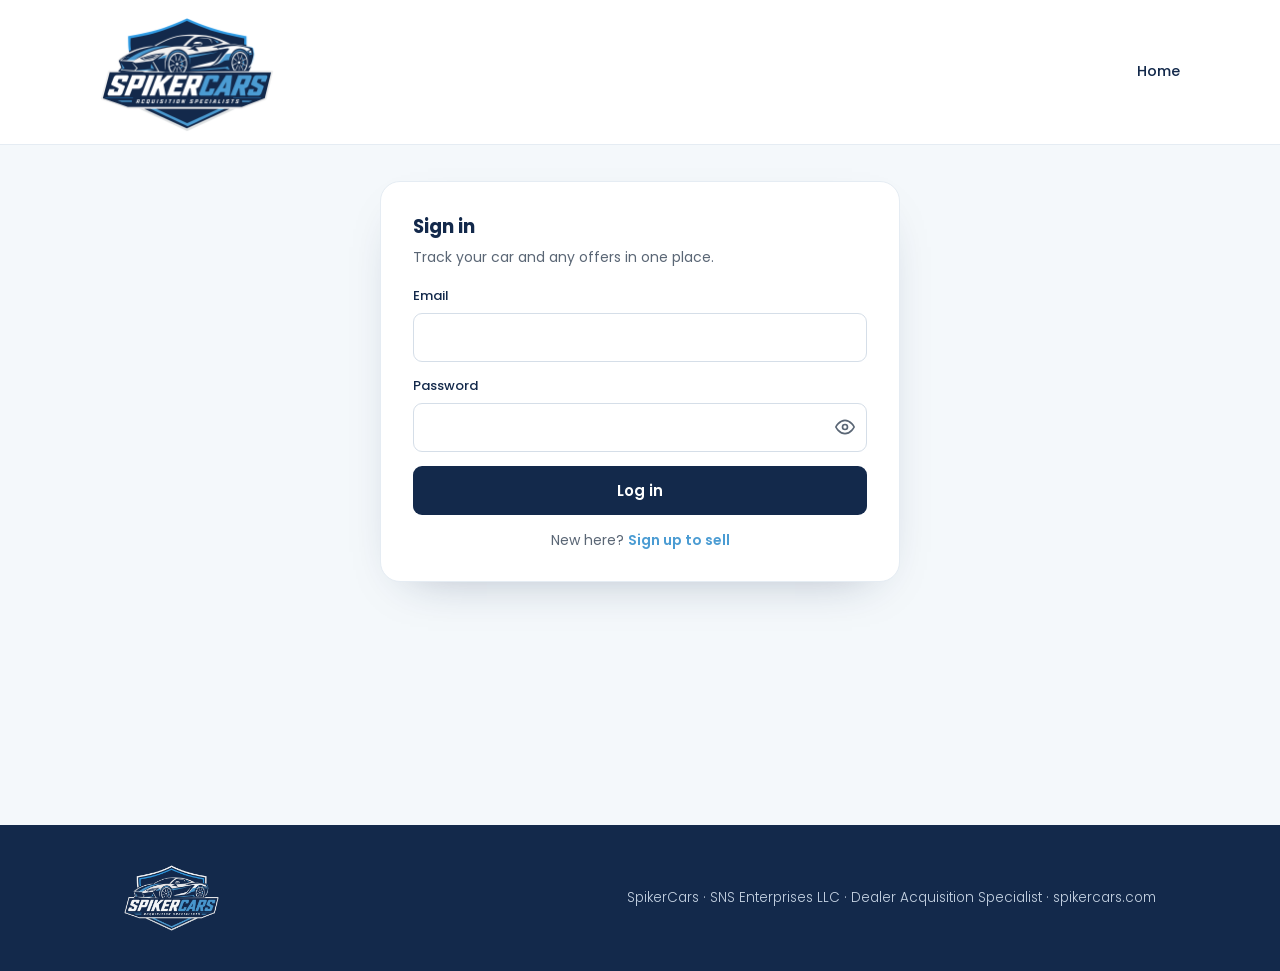
<file: sell-my-car.html>
<!DOCTYPE html>
<html lang="en">
<head>
<meta charset="utf-8">
<meta name="viewport" content="width=device-width, initial-scale=1">
<title>SpikerCars | Sell Your Car</title>
<meta name="description" content="Sell your car to the SpikerCars team. Enter your VIN and a few details for a cash offer.">
<link rel="canonical" href="https://spikercars.com/sell-my-car">
<meta property="og:type" content="website">
<meta property="og:site_name" content="SpikerCars">
<meta property="og:title" content="SpikerCars | Sell Your Car">
<meta property="og:description" content="Sell your car to the SpikerCars team. Enter your VIN and a few details for a cash offer.">
<meta property="og:url" content="https://spikercars.com/sell-my-car">
<meta property="og:image" content="https://spikercars.com/spikercars-logo.png">
<meta name="twitter:card" content="summary">
<link rel="icon" href="spikercars-logo.png">
<link rel="preconnect" href="https://fonts.googleapis.com">
<link rel="preconnect" href="https://fonts.gstatic.com" crossorigin>
<link href="https://fonts.googleapis.com/css2?family=Poppins:ital,wght@0,300;0,400;0,500;0,600;0,700;1,700&display=swap" rel="stylesheet">
<link rel="stylesheet" href="styles.css">
</head>
<body>

<header class="site"><div class="wrap">
  <a href="index.html?home"><img src="spikercars-logo.png" alt="SpikerCars"></a>
  <nav class="nav-links">
    <a href="index.html?home">Home</a>
  </nav>
</div></header>

<div class="portalpage"><div class="wrap">

  <!-- AUTH (logged out) -->
  <div class="pcard pcard-narrow pcard-pad" id="auth-card">
    <div class="msg" id="auth-msg"></div>

    <form id="signin-form">
      <h3 style="margin:0 0 4px;color:var(--navy)">Sign in</h3>
      <p class="muted" style="margin:0 0 18px">Track your car and any offers in one place.</p>
      <div class="field"><label>Email</label><input type="email" id="si-email" autocomplete="email" required></div>
      <div class="field"><label>Password</label><input type="password" id="si-pass" autocomplete="current-password" required></div>
      <button class="btn btn-primary btn-block" type="submit" id="si-btn">Log in</button>
      <div class="switch">New here? <a id="to-signup">Sign up to sell</a></div>
    </form>

    <form id="signup-form" class="hidden">
      <h3 style="margin:0 0 4px;color:var(--navy)">Sell your car</h3>
      <p class="muted" style="margin:0 0 18px">Create a quick account to get a cash offer from the SpikerCars team.</p>
      <div class="grid2">
        <div class="field"><label>First name</label><input type="text" id="su-first" autocomplete="given-name" required></div>
        <div class="field"><label>Last name</label><input type="text" id="su-last" autocomplete="family-name"></div>
      </div>
      <div class="grid2">
        <div class="field"><label>Email</label><input type="email" id="su-email" autocomplete="email" required></div>
        <div class="field"><label>Phone</label><input type="tel" id="su-phone" autocomplete="tel"></div>
      </div>
      <div class="field"><label>Password</label><input type="password" id="su-pass" autocomplete="new-password" minlength="8" required><div class="muted" style="margin-top:5px">At least 8 characters.</div></div>
      <button class="btn btn-primary btn-block" type="submit" id="su-btn">Create your account</button>
      <div class="switch">Already have an account? <a id="to-signin">Log in</a></div>
    </form>
  </div>

  <!-- APP (logged in as consumer) -->
  <div class="pcard hidden" id="app-card">
    <div class="portal-head">
      <div>
        <h3 id="hello">Sell your car</h3>
        <div class="muted" id="hello-sub"></div>
      </div>
      <div style="display:flex;align-items:center;gap:12px">
        <span class="rolechip" id="role-chip">Seller</span>
        <button class="btn btn-primary" id="logout-btn" style="padding:9px 16px;font-size:13px">Log out</button>
      </div>
    </div>

    <div class="tabbody">
      <div class="msg" id="app-msg"></div>

      <h3>Sell your car to the SpikerCars team</h3>
      <p class="lead">Enter your VIN and a few details. We'll review it and come back with a cash offer.</p>
      <form id="sell-form">
        <div class="grid2">
          <div class="field"><label>VIN</label><input type="text" id="s-vin" maxlength="17" placeholder="17-character VIN" autocomplete="off" required></div>
          <div class="field" style="display:flex;flex-direction:column;justify-content:flex-end"><button type="button" class="btn btn-outline btn-block" id="vin-lookup">Look up VIN</button></div>
        </div>
        <div id="vin-result" class="vin-result hidden"></div>
        <div class="grid3">
          <div class="field"><label>Mileage</label><input type="number" id="s-miles" min="0" placeholder="e.g. 48000" required></div>
          <div class="field"><label>Condition (1–10)</label>
            <select id="s-cond" required><option value="">Select…</option><option>1</option><option>2</option><option>3</option><option>4</option><option>5</option><option>6</option><option>7</option><option>8</option><option>9</option><option>10</option></select>
          </div>
          <div class="field"><label>Tires need replacing?</label><select id="s-tires"><option value="no">No</option><option value="yes">Yes</option></select></div>
        </div>
        <div class="grid3">
          <div class="field"><label>Windshield need replacing?</label><select id="s-wind"><option value="no">No</option><option value="yes">Yes</option></select></div>
          <div class="field" style="grid-column:span 2"><label>Are you replacing this car?</label>
            <div class="radio-row">
              <label><input type="radio" name="s-replace" value="no" checked> Just selling</label>
              <label><input type="radio" name="s-replace" value="yes"> Selling &amp; replacing</label>
            </div>
          </div>
        </div>
        <div id="replace-wrap" class="hidden">
          <div class="subhead">What are you looking to buy?</div>
          <p class="muted" style="margin:0 0 12px;font-size:12.5px">We'll pass this to the dealer buying your car so they can help you find it. The SpikerCars team won't source it directly.</p>
          <div class="grid2">
            <div class="field"><label>Make</label><input type="text" id="w-make" placeholder="e.g. Honda"></div>
            <div class="field"><label>Model</label><input type="text" id="w-model" placeholder="e.g. CR-V"></div>
          </div>
          <div class="grid3">
            <div class="field"><label>New or used</label><select id="w-cond"><option value="either">Either</option><option value="new">New</option><option value="used">Used</option></select></div>
            <div class="field"><label>Year (from)</label><input type="number" id="w-ymin" min="1990" max="2100" placeholder="2021"></div>
            <div class="field"><label>Year (to)</label><input type="number" id="w-ymax" min="1990" max="2100" placeholder="2024"></div>
          </div>
        </div>
        <button class="btn btn-accent btn-block" type="submit" id="s-btn" style="margin-top:6px">Submit my car</button>
      </form>

      <div style="margin-top:26px">
        <h3 style="font-size:16px;margin:0 0 6px">Your submissions</h3>
        <div id="sell-list"><div class="empty">Loading…</div></div>
      </div>
    </div>
  </div>

</div></div>

<footer class="site"><div class="wrap">
  <img src="spikercars-logo.png" alt="SpikerCars">
  <div>SpikerCars · SNS Enterprises LLC · Dealer Acquisition Specialist · spikercars.com</div>
</div></footer>

<script type="module">
import { sb, $, vNum, money, escapeHtml, showMsg, clearMsg, getUser, loadProfile, signOut, openModal, closeModal, removeSubmission } from './sc.js';

const authCard = $('auth-card'), appCard = $('app-card');
let profile = null, decoded = {};

$('to-signup').onclick = () => { $('signin-form').classList.add('hidden'); $('signup-form').classList.remove('hidden'); clearMsg($('auth-msg')); };
$('to-signin').onclick = () => { $('signup-form').classList.add('hidden'); $('signin-form').classList.remove('hidden'); clearMsg($('auth-msg')); };
if (location.hash === '#signup') $('to-signup').click();

$('signup-form').addEventListener('submit', async (e) => {
  e.preventDefault();
  const btn = $('su-btn'); btn.disabled = true; btn.innerHTML = '<span class="spin"></span>Creating…';
  clearMsg($('auth-msg'));
  const { data, error } = await sb.auth.signUp({
    email: $('su-email').value.trim(),
    password: $('su-pass').value,
    options: { data: {
      first_name: $('su-first').value.trim(),
      last_name: $('su-last').value.trim(),
      phone: $('su-phone').value.trim(),
      account_type: 'consumer'
    }}
  });
  btn.disabled = false; btn.textContent = 'Create your account';
  if (error){ showMsg($('auth-msg'), error.message, 'err'); return; }
  if (!data.session){ showMsg($('auth-msg'), 'Account created. Check your email to confirm, then log in.', 'ok'); $('to-signin').click(); }
  else await onSignedIn();
});

$('signin-form').addEventListener('submit', async (e) => {
  e.preventDefault();
  const btn = $('si-btn'); btn.disabled = true; btn.innerHTML = '<span class="spin"></span>Logging in…';
  clearMsg($('auth-msg'));
  const { error } = await sb.auth.signInWithPassword({ email: $('si-email').value.trim(), password: $('si-pass').value });
  btn.disabled = false; btn.textContent = 'Log in';
  if (error){ showMsg($('auth-msg'), error.message, 'err'); return; }
  await onSignedIn();
});

$('logout-btn').onclick = () => signOut('index.html');

async function onSignedIn(){
  const user = await getUser();
  if (!user){ renderLoggedOut(); return; }
  profile = await loadProfile(user);
  if (profile.role !== 'consumer'){ location.href = 'dealer.html'; return; }
  authCard.classList.add('hidden'); appCard.classList.remove('hidden');
  $('hello').textContent = 'Welcome' + (profile.first_name ? ', ' + profile.first_name : '');
  $('hello-sub').textContent = profile.email || user.email;
  await loadSellSubmissions();
}
function renderLoggedOut(){ authCard.classList.remove('hidden'); appCard.classList.add('hidden'); }

$('vin-lookup').addEventListener('click', async () => {
  const vin = $('s-vin').value.trim();
  if (vin.length < 11){ showMsg($('app-msg'), 'Enter a valid VIN (at least 11 characters).', 'err'); return; }
  clearMsg($('app-msg'));
  const btn = $('vin-lookup'); btn.disabled = true; btn.textContent = 'Looking up…';
  try {
    const r = await fetch(`https://vpic.nhtsa.dot.gov/api/vehicles/DecodeVinValues/${encodeURIComponent(vin)}?format=json`);
    const j = await r.json(); const d = (j.Results && j.Results[0]) || {};
    decoded = { year: d.ModelYear || null, make: d.Make || null, model: d.Model || null, trim: d.Trim || null };
    const label = [decoded.year, decoded.make, decoded.model, decoded.trim].filter(Boolean).join(' ');
    $('vin-result').innerHTML = decoded.make ? ('<strong>' + escapeHtml(label) + '</strong>') : '<span class="muted">We couldn\'t decode that VIN. You can still submit and we\'ll verify it.</span>';
    $('vin-result').classList.remove('hidden');
  } catch (e) {
    $('vin-result').innerHTML = '<span class="muted">VIN lookup is unavailable right now. You can still submit.</span>';
    $('vin-result').classList.remove('hidden');
  }
  btn.disabled = false; btn.textContent = 'Look up VIN';
});

document.querySelectorAll('input[name="s-replace"]').forEach(r => r.addEventListener('change', () => {
  const yes = document.querySelector('input[name="s-replace"]:checked').value === 'yes';
  $('replace-wrap').classList.toggle('hidden', !yes);
}));

$('sell-form').addEventListener('submit', async (e) => {
  e.preventDefault();
  const cond = $('s-cond').value;
  if (!cond){ showMsg($('app-msg'), 'Please rate the condition from 1 to 10.', 'err'); return; }
  const btn = $('s-btn'); btn.disabled = true; btn.innerHTML = '<span class="spin"></span>Submitting…';
  clearMsg($('app-msg'));
  const wantsReplace = document.querySelector('input[name="s-replace"]:checked').value === 'yes';
  const row = {
    vin: $('s-vin').value.trim(),
    year: decoded.year ? Number(decoded.year) : null,
    make: decoded.make || null, model: decoded.model || null, trim: decoded.trim || null,
    mileage: vNum($('s-miles').value),
    condition_score: Number(cond),
    tires_replace: $('s-tires').value === 'yes',
    windshield_replace: $('s-wind').value === 'yes',
    wants_replacement: wantsReplace,
    want_make: wantsReplace ? ($('w-make').value.trim() || null) : null,
    want_model: wantsReplace ? ($('w-model').value.trim() || null) : null,
    want_condition: wantsReplace ? $('w-cond').value : null,
    want_year_min: wantsReplace ? vNum($('w-ymin').value) : null,
    want_year_max: wantsReplace ? vNum($('w-ymax').value) : null
  };
  const { data: inserted, error } = await sb.from('sell_submissions').insert(row).select('id').single();
  btn.disabled = false; btn.textContent = 'Submit my car';
  if (error){ showMsg($('app-msg'), error.message, 'err'); return; }
  if (inserted) sb.functions.invoke('notify-sell', { body: { record_id: inserted.id } }).catch(()=>{});
  showMsg($('app-msg'), 'Thanks! Your car is in. We\'ll review it and get back to you with an offer.', 'ok');
  $('sell-form').reset(); $('vin-result').classList.add('hidden'); $('replace-wrap').classList.add('hidden'); decoded = {};
  await loadSellSubmissions();
});

let sellRows = [];
async function loadSellSubmissions(){
  const el = $('sell-list');
  const { data, error } = await sb.from('sell_submissions').select('*').order('created_at', { ascending:false });
  if (error){ el.innerHTML = '<div class="empty">Could not load: ' + escapeHtml(error.message) + '</div>'; return; }
  if (!data || !data.length){ el.innerHTML = '<div class="empty">No cars submitted yet.</div>'; return; }
  sellRows = data;
  el.innerHTML = `<div class="rowhint"><span class="chev">▸</span> Tap a car to see the details or remove it.</div>` + data.map((s,i) => {
    const label = [s.year, s.make, s.model, s.trim].filter(Boolean).join(' ') || s.vin || 'Vehicle';
    const status = (s.status || 'received').replace(/_/g, ' ');
    const sub = [ s.mileage ? Number(s.mileage).toLocaleString() + ' mi' : '', s.condition_score ? 'Condition ' + s.condition_score + '/10' : '' ].filter(Boolean).join(' · ');
    return `<div class="veh-item clickable" data-idx="${i}"><div><div class="vi-main">${escapeHtml(label)}</div>${sub ? '<div class="vi-sub">' + escapeHtml(sub) + '</div>' : ''}</div><span class="statuschip">${escapeHtml(status)}</span></div>`;
  }).join('');
  el.querySelectorAll('.veh-item.clickable').forEach(d => d.addEventListener('click', () => openDetail(sellRows[Number(d.dataset.idx)])));
}

function drow(l,v){ return v==null||v===''?'':`<div class="drow"><span class="l">${escapeHtml(l)}</span><span class="v">${escapeHtml(String(v))}</span></div>`; }
function openDetail(s){
  const label = [s.year, s.make, s.model, s.trim].filter(Boolean).join(' ') || s.vin || 'Vehicle';
  const status = (s.status || 'received').replace(/_/g,' ');
  const canRemove = s.status !== 'withdrawn';
  let rows = drow('VIN', s.vin) + drow('Mileage', s.mileage ? Number(s.mileage).toLocaleString()+' mi' : '') +
    drow('Condition', s.condition_score ? s.condition_score+' / 10' : '') +
    drow('Tires need replacing', s.tires_replace ? 'Yes':'No') + drow('Windshield need replacing', s.windshield_replace ? 'Yes':'No') +
    drow('Replacing this car', s.wants_replacement ? 'Yes':'No');
  if (s.wants_replacement) rows += drow('Looking to buy', [[s.want_year_min,s.want_year_max].filter(Boolean).join('–'), s.want_make, s.want_model, (s.want_condition&&s.want_condition!=='either'?'('+s.want_condition+')':'')].filter(Boolean).join(' '));
  rows += drow('Status', status) + drow('Submitted', new Date(s.created_at).toLocaleString([], { dateStyle:'medium', timeStyle:'short' }));
  const foot = canRemove
    ? `<button class="btn btn-danger" id="md-remove">Remove submission</button><button class="btn btn-primary" id="md-close">Close</button>`
    : `<button class="btn btn-primary" id="md-close">Close</button>`;
  const card = openModal(`
    <div class="modal-head"><div class="k">Your car · ${escapeHtml(status)}</div><h3>${escapeHtml(label)}</h3></div>
    <div class="modal-body">${rows}</div>
    <div class="modal-foot ${canRemove?'':'one'}">${foot}</div>`);
  card.querySelector('#md-close').addEventListener('click', closeModal);
  const rm = card.querySelector('#md-remove');
  if (rm) rm.addEventListener('click', () => confirmRemove(s));
}
function confirmRemove(s){
  const card = openModal(`
    <div class="confirm-card">
      <h3>Remove this submission?</h3>
      <p>The SpikerCars team will be notified, and you'll get a confirmation email. This can't be undone.</p>
      <div class="confirm-row"><button class="btn btn-primary" id="cf-cancel">Cancel</button><button class="btn btn-danger" id="cf-go">Remove</button></div>
    </div>`);
  card.querySelector('#cf-cancel').addEventListener('click', () => openDetail(s));
  card.querySelector('#cf-go').addEventListener('click', async () => {
    const go = card.querySelector('#cf-go'); go.disabled = true; go.innerHTML = '<span class="spin"></span>Removing…';
    try {
      await removeSubmission('consumer', s.id);
      closeModal();
      showMsg($('app-msg'), 'Removed. A confirmation email is on its way.', 'ok');
      await loadSellSubmissions();
    } catch (err){
      go.disabled = false; go.textContent = 'Remove';
      closeModal(); showMsg($('app-msg'), 'Could not remove: ' + err.message, 'err');
    }
  });
}

(async () => {
  const { data: { session } } = await sb.auth.getSession();
  if (session) await onSignedIn(); else renderLoggedOut();
})();
</script>
</body>
</html>
</file>
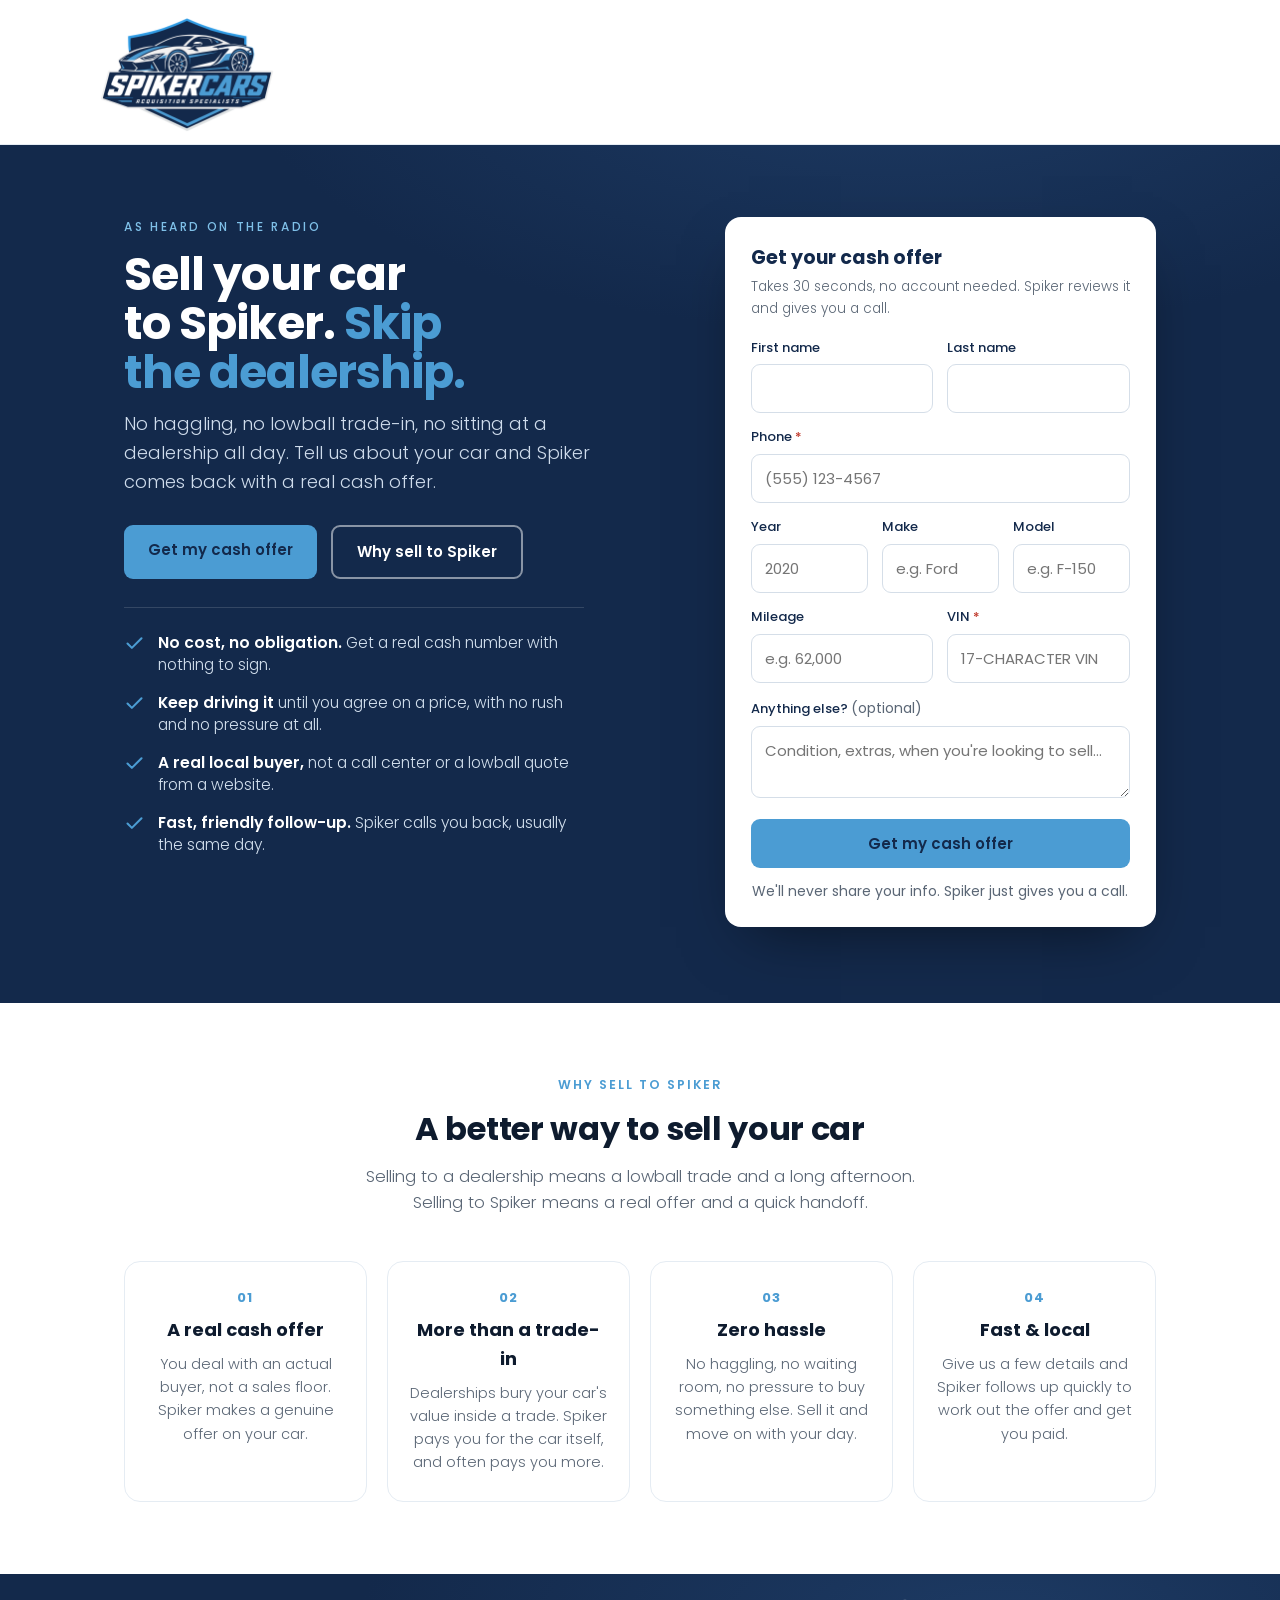
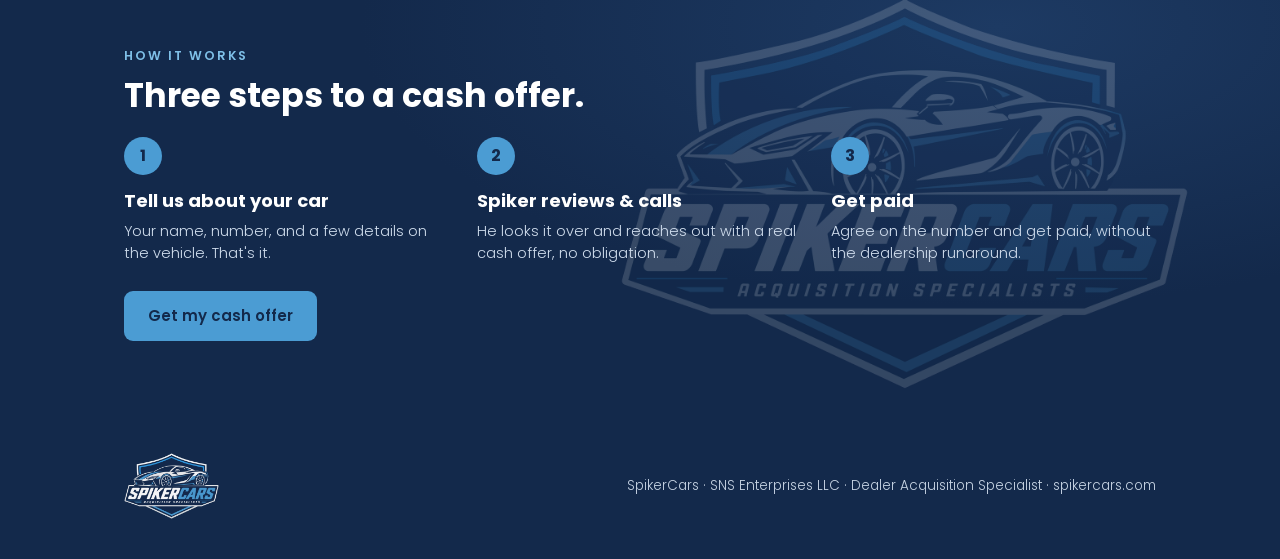
<file: sell.html>
<!DOCTYPE html>
<html lang="en">
<head>
<meta charset="utf-8">
<meta name="viewport" content="width=device-width, initial-scale=1">
<title>Sell to Spiker | Get a Cash Offer for Your Car</title>
<meta name="description" content="Sell your car to Spiker for a real cash offer. No dealership hassle, no haggling. Tell us about your car and Spiker calls you.">
<link rel="canonical" href="https://spikercars.com/sell">
<meta property="og:type" content="website">
<meta property="og:site_name" content="SpikerCars">
<meta property="og:title" content="Sell to Spiker | Get a Cash Offer for Your Car">
<meta property="og:description" content="Sell your car to Spiker for a real cash offer. No dealership hassle, no haggling. Tell us about your car and Spiker calls you.">
<meta property="og:url" content="https://spikercars.com/sell">
<meta property="og:image" content="https://spikercars.com/spikercars-logo.png">
<meta name="twitter:card" content="summary">
<link rel="icon" href="spikercars-logo.png">
<link rel="preconnect" href="https://fonts.googleapis.com">
<link rel="preconnect" href="https://fonts.gstatic.com" crossorigin>
<link href="https://fonts.googleapis.com/css2?family=Poppins:ital,wght@0,300;0,400;0,500;0,600;0,700;1,700&display=swap" rel="stylesheet">
<link rel="stylesheet" href="styles.css">
<style>
/* page-scoped: top-align the hero copy with the top of the form card (default is centered) */
.hero .wrap{align-items:start}
/* page-scoped: numbered steps on the navy band */
.steps{display:grid;grid-template-columns:repeat(3,1fr);gap:28px;margin-top:8px}
.step .n{width:38px;height:38px;border-radius:50%;background:var(--carolina);color:var(--navy);font-weight:700;display:flex;align-items:center;justify-content:center;font-size:16px;margin-bottom:12px}
.step h3{margin:0 0 6px;font-size:18px;font-weight:700;color:#fff}
.step p{margin:0;font-size:14.5px;line-height:1.5;color:#cfdcec;font-weight:300}
@media(max-width:720px){.steps{grid-template-columns:1fr;gap:20px}}
.hp{position:absolute;left:-9999px;width:1px;height:1px;overflow:hidden}
/* page-scoped: desktop-only trust points that lengthen the left copy to match the taller form */
.hero-extra{list-style:none;margin:28px 0 0;padding:24px 0 0;border-top:1px solid rgba(255,255,255,.14);display:grid;gap:16px;max-width:46ch}
.hero-extra li{display:flex;align-items:flex-start;gap:13px;font-size:15.5px;font-weight:300;color:#d3e0ee;line-height:1.42}
.hero-extra li svg{flex:none;width:21px;height:21px;margin-top:1px;color:var(--carolina)}
.hero-extra li b{font-weight:600;color:#fff}
/* mobile: form sits below the copy, so keep the copy short; hide the trust list and the
   redundant hero buttons (the form itself is right below) so the form top stays above the fold */
@media(max-width:820px){.hero-extra{display:none}.hero .cta-row{display:none}}
</style>
</head>
<body>

<header class="site"><div class="wrap" style="justify-content:flex-start">
  <a href="index.html" aria-label="SpikerCars home"><img src="spikercars-logo.png" alt="SpikerCars"></a>
</div></header>

<section class="hero">
  <div class="wrap">
    <div>
      <div class="badge">As heard on the radio</div>
      <h1 class="text-wrap-balance">Sell your car to Spiker. <span class="c">Skip the dealership.</span></h1>
      <p class="lead">No haggling, no lowball trade-in, no sitting at a dealership all day. Tell us about your car and Spiker comes back with a real cash offer.</p>
      <div class="cta-row">
        <a class="btn btn-accent" href="#lead-form">Get my cash offer</a>
        <a class="btn btn-ghost" href="#why">Why sell to Spiker</a>
      </div>
      <ul class="hero-extra">
        <li><svg viewBox="0 0 24 24" fill="none" stroke="currentColor" stroke-width="2.4" stroke-linecap="round" stroke-linejoin="round"><path d="M20 6 9 17l-5-5"/></svg><span><b>No cost, no obligation.</b> Get a real cash number with nothing to sign.</span></li>
        <li><svg viewBox="0 0 24 24" fill="none" stroke="currentColor" stroke-width="2.4" stroke-linecap="round" stroke-linejoin="round"><path d="M20 6 9 17l-5-5"/></svg><span><b>Keep driving it</b> until you agree on a price, with no rush and no pressure at all.</span></li>
        <li><svg viewBox="0 0 24 24" fill="none" stroke="currentColor" stroke-width="2.4" stroke-linecap="round" stroke-linejoin="round"><path d="M20 6 9 17l-5-5"/></svg><span><b>A real local buyer,</b> not a call center or a lowball quote from a website.</span></li>
        <li><svg viewBox="0 0 24 24" fill="none" stroke="currentColor" stroke-width="2.4" stroke-linecap="round" stroke-linejoin="round"><path d="M20 6 9 17l-5-5"/></svg><span><b>Fast, friendly follow-up.</b> Spiker calls you back, usually the same day.</span></li>
      </ul>
    </div>

    <div class="authcard" id="lead-form">
      <div id="lead-live">
        <h3>Get your cash offer</h3>
        <div class="sub">Takes 30 seconds, no account needed. Spiker reviews it and gives you a call.</div>
        <div class="msg" id="lead-msg"></div>
        <form id="rl-form">
          <div class="grid2">
            <div class="field"><label>First name</label><input type="text" id="rl-first" autocomplete="given-name" required></div>
            <div class="field"><label>Last name</label><input type="text" id="rl-last" autocomplete="family-name"></div>
          </div>
          <div class="field"><label>Phone <span class="req">*</span></label><input type="tel" id="rl-phone" autocomplete="tel" placeholder="(555) 123-4567" required></div>
          <div class="grid3">
            <div class="field"><label>Year</label><input type="number" id="rl-year" min="1900" max="2100" placeholder="2020"></div>
            <div class="field"><label>Make</label><input type="text" id="rl-make" placeholder="e.g. Ford"></div>
            <div class="field"><label>Model</label><input type="text" id="rl-model" placeholder="e.g. F-150"></div>
          </div>
          <div class="grid2">
            <div class="field"><label>Mileage</label><input type="number" id="rl-miles" min="0" placeholder="e.g. 62,000"></div>
            <div class="field"><label>VIN <span class="req">*</span></label><input type="text" id="rl-vin" maxlength="17" autocomplete="off" autocapitalize="characters" spellcheck="false" placeholder="17-character VIN" style="text-transform:uppercase" required></div>
          </div>
          <div class="field"><label>Anything else? <span class="muted" style="font-weight:400">(optional)</span></label><textarea id="rl-notes" rows="2" placeholder="Condition, extras, when you're looking to sell…"></textarea></div>
          <input type="text" id="rl-company" class="hp" tabindex="-1" autocomplete="off" aria-hidden="true">
          <button class="btn btn-accent btn-block" type="submit" id="rl-btn" style="margin-top:4px">Get my cash offer</button>
          <div class="switch" style="margin-top:12px">We'll never share your info. Spiker just gives you a call.</div>
        </form>
      </div>
      <div id="lead-done" class="hidden" style="text-align:center;padding:16px 4px">
        <div style="font-size:40px;line-height:1">✅</div>
        <h3 style="margin:10px 0 4px" id="done-hd">You're all set!</h3>
        <p class="sub" id="done-sub" style="margin:0">Spiker will reach out shortly.</p>
      </div>
    </div>
  </div>
</section>

<section id="why" class="section-center">
  <div class="wrap">
    <div class="eyebrow">Why sell to Spiker</div>
    <h2 class="sec">A better way to sell your car</h2>
    <p class="sec-sub">Selling to a dealership means a lowball trade and a long afternoon. Selling to Spiker means a real offer and a quick handoff.</p>
    <div class="pillars">
      <div class="pillar"><div class="pn">01</div><h3>A real cash offer</h3><p>You deal with an actual buyer, not a sales floor. Spiker makes a genuine offer on your car.</p></div>
      <div class="pillar"><div class="pn">02</div><h3>More than a trade-in</h3><p>Dealerships bury your car's value inside a trade. Spiker pays you for the car itself, and often pays you more.</p></div>
      <div class="pillar"><div class="pn">03</div><h3>Zero hassle</h3><p>No haggling, no waiting room, no pressure to buy something else. Sell it and move on with your day.</p></div>
      <div class="pillar"><div class="pn">04</div><h3>Fast &amp; local</h3><p>Give us a few details and Spiker follows up quickly to work out the offer and get you paid.</p></div>
    </div>
  </div>
</section>

<section class="feature">
  <img class="glow" src="spikercars-logo.png" alt="">
  <div class="wrap" style="display:block">
    <div class="eyebrow">How it works</div>
    <h2 class="text-wrap-balance" style="font-size:33px;line-height:1.12;margin:12px 0 22px;font-weight:700">Three steps to a cash offer.</h2>
    <div class="steps">
      <div class="step"><div class="n">1</div><h3>Tell us about your car</h3><p>Your name, number, and a few details on the vehicle. That's it.</p></div>
      <div class="step"><div class="n">2</div><h3>Spiker reviews &amp; calls</h3><p>He looks it over and reaches out with a real cash offer, no obligation.</p></div>
      <div class="step"><div class="n">3</div><h3>Get paid</h3><p>Agree on the number and get paid, without the dealership runaround.</p></div>
    </div>
    <div style="margin-top:26px"><a class="btn btn-accent" href="#lead-form">Get my cash offer</a></div>
  </div>
</section>

<footer class="site"><div class="wrap">
  <img src="spikercars-logo.png" alt="SpikerCars">
  <div>SpikerCars · SNS Enterprises LLC · Dealer Acquisition Specialist · spikercars.com</div>
</div></footer>

<script type="module">
import { sb, $, showMsg, clearMsg } from './sc.js';

$('rl-form').addEventListener('submit', async (e) => {
  e.preventDefault();
  const phone = $('rl-phone').value.trim();
  const first = $('rl-first').value.trim();
  const vin = $('rl-vin').value.trim();
  if (!phone){ showMsg($('lead-msg'), 'Please add a phone number so Spiker can reach you.', 'err'); return; }
  if (!vin){ showMsg($('lead-msg'), 'Please add your VIN so Spiker can look up your car.', 'err'); $('rl-vin').focus(); return; }
  const btn = $('rl-btn'); btn.disabled = true; btn.innerHTML = '<span class="spin"></span>Sending…';
  clearMsg($('lead-msg'));
  const body = {
    first_name: first,
    last_name: $('rl-last').value.trim(),
    phone,
    year: $('rl-year').value.trim(),
    make: $('rl-make').value.trim(),
    model: $('rl-model').value.trim(),
    vin: $('rl-vin').value.trim(),
    mileage: $('rl-miles').value.trim(),
    notes: $('rl-notes').value.trim(),
    company: $('rl-company').value.trim() // honeypot
  };
  const { data, error } = await sb.functions.invoke('submit-radio-lead', { body });
  if (error || (data && data.error)){
    btn.disabled = false; btn.textContent = 'Get my cash offer';
    showMsg($('lead-msg'), (data && data.error) || 'Something went wrong. Please try again, or call us.', 'err');
    return;
  }
  $('done-hd').textContent = first ? `Thanks, ${first}!` : 'Thanks!';
  $('done-sub').textContent = `Spiker will call you at ${phone} shortly with a cash offer.`;
  $('lead-live').classList.add('hidden');
  $('lead-done').classList.remove('hidden');
});
</script>
</body>
</html>
</file>
<file: styles.css>
:root{
  --carolina:#4B9CD3; --sky:#7FC0E8; --pale:#DCEDF8; --wash:#DCEDF8;
  --navy:#13294B; --ink:#0E1B2E; --gold:#E7A83A;
  --paper:#F4F8FB; --line:#e5ecf3; --muted:#5a6675; --ok:#1f9d55; --err:#c0392b;
}
*{box-sizing:border-box}
html{scroll-behavior:smooth}
body{margin:0;font-family:'Poppins',system-ui,sans-serif;color:var(--ink);background:#fff;line-height:1.6;-webkit-font-smoothing:antialiased}
a{color:var(--carolina);text-decoration:none}
.wrap{max-width:1080px;margin:0 auto;padding:0 24px}
.btn{display:inline-block;font-weight:600;font-size:15px;padding:13px 24px;border-radius:9px;border:0;cursor:pointer;font-family:inherit;transition:.15s}
.btn-accent{background:var(--carolina);color:var(--navy)}
.btn-accent:hover{background:#63b0e0}
.btn-primary{background:var(--navy);color:#fff}
.btn-primary:hover{background:#1c3a5e}
.btn-ghost{background:transparent;color:#fff;border:2px solid rgba(255,255,255,.5)}
.btn-ghost:hover{border-color:#fff}
.btn-outline{background:#fff;color:var(--navy);border:1.5px solid var(--line)}
.btn-outline:hover{border-color:var(--carolina);color:var(--carolina)}
.btn-block{display:block;width:100%;text-align:center}
.btn[disabled]{opacity:.6;cursor:not-allowed}
.hidden{display:none!important}

/* header */
header.site{position:sticky;top:0;z-index:50;background:rgba(255,255,255,.92);backdrop-filter:blur(8px);border-bottom:1px solid var(--line)}
header.site .wrap{display:flex;align-items:center;justify-content:space-between;padding:12px 0}
header.site img{height:120px;width:auto;display:block}
.nav-links{display:flex;align-items:center;gap:24px}
.nav-links a{color:var(--navy);font-weight:500;font-size:14.5px}
.nav-links a.active{color:var(--carolina);font-weight:600}
@media(max-width:820px){.nav-links a:not(.cta){display:none}header.site img{height:88px}}

/* hero */
.hero{background:radial-gradient(1200px 500px at 70% -10%, #1d3a63 0%, var(--navy) 55%);color:#fff;padding:72px 0 76px;position:relative;overflow:hidden}
.hero .wrap{position:relative;z-index:1;display:grid;grid-template-columns:1.12fr .88fr;gap:52px;align-items:center}
.hero .badge{font-weight:500;letter-spacing:.22em;text-transform:uppercase;font-size:12px;color:var(--sky)}
.hero h1{font-weight:700;font-size:46px;line-height:1.06;letter-spacing:-.02em;margin:14px 0 14px;max-width:15ch}
.hero h1 .c{color:var(--carolina)}
.hero p.lead{font-weight:300;font-size:18px;color:#cfdcec;max-width:52ch;margin:0 0 28px}
.hero .cta-row{display:flex;gap:14px;flex-wrap:wrap}
@media(max-width:900px){
  .hero .wrap{grid-template-columns:1fr;gap:34px}
  .hero h1{font-size:38px;max-width:none}
  .hero{padding:52px 0 56px}
}

/* auth card (in hero) */
.authcard{background:#fff;border-radius:16px;padding:26px 26px 24px;box-shadow:0 24px 60px -24px rgba(0,0,0,.55);color:var(--ink)}
.authcard h3{margin:0 0 3px;font-size:19px;color:var(--navy)}
.authcard .sub{color:var(--muted);font-size:13.5px;margin:0 0 18px;font-weight:300}
.divider{display:flex;align-items:center;gap:12px;color:var(--muted);font-size:12px;margin:20px 0 14px}
.divider::before,.divider::after{content:"";flex:1;height:1px;background:var(--line)}
.newrow{display:grid;grid-template-columns:1fr 1fr;gap:10px}

/* sections */
section{padding:72px 0}
.eyebrow{font-weight:600;letter-spacing:.16em;text-transform:uppercase;font-size:12.5px;color:var(--carolina)}
.section-center{text-align:center}
h2.sec{font-weight:700;font-size:32px;letter-spacing:-.01em;margin:8px 0 10px}
.sec-sub{color:var(--muted);font-weight:300;font-size:16.5px;max-width:60ch;margin:0 0 44px}
.section-center h2.sec,.section-center .eyebrow{text-align:center}
.section-center .sec-sub{text-align:center;margin-left:auto;margin-right:auto}
.pillars{display:grid;grid-template-columns:repeat(4,1fr);gap:20px}
.pillar{border:1px solid var(--line);border-radius:16px;padding:26px 22px;background:#fff}
.pillar .pn{font-weight:700;color:var(--carolina);font-size:13px;letter-spacing:.08em}
.pillar h3{font-weight:700;font-size:18px;margin:8px 0 8px}
.pillar p{font-weight:300;font-size:14.5px;color:var(--muted);margin:0}
@media(max-width:860px){.pillars{grid-template-columns:1fr 1fr}}
@media(max-width:520px){.pillars{grid-template-columns:1fr}}

/* feature band (navy, home only): large logo watermark in the background */
.feature{background:radial-gradient(1100px 480px at 78% 12%, #1d3a63 0%, var(--navy) 58%);color:#fff;position:relative;overflow:hidden}
.feature .glow{position:absolute;height:90%;width:auto;top:5%;right:7%;opacity:.16;pointer-events:none;z-index:0}
.feature .wrap{position:relative;z-index:1}
.feat-copy{max-width:560px}
.feature .eyebrow{color:var(--sky)}
.feature h2{font-size:33px;line-height:1.12;margin:12px 0 16px;font-weight:700}.feature h2 .c{color:var(--carolina)}
.feature p{font-size:16.5px;line-height:1.55;color:#cfdcec;font-weight:300;margin:0 0 24px;max-width:520px}
@media(max-width:820px){.feature .glow{height:auto;width:135%;top:50%;left:50%;right:auto;transform:translate(-50%,-50%);opacity:.055}.feat-copy{max-width:none}}

/* proof */
.proof{background:#fff}
.proof .row{display:grid;grid-template-columns:1fr 1fr;gap:16px;max-width:960px;margin:0 auto;align-items:center}
@media(max-width:560px){.proof .row{grid-template-columns:1fr}}
.chip{text-align:center;font-weight:500;font-size:14px;background:#fff;border:1px solid var(--line);border-radius:24px;padding:15px 22px;color:var(--navy);box-shadow:0 3px 14px -6px rgba(19,41,75,.2)}
.chip b{color:var(--carolina)}

/* footer */
footer.site{background:var(--navy);color:#c7d4e4;padding:40px 0;font-weight:300;font-size:13.5px}
footer.site .wrap{display:flex;align-items:center;justify-content:space-between;flex-wrap:wrap;gap:12px}
footer.site img{height:66px;opacity:.95}

/* forms */
.field{margin-bottom:14px}
.field label{display:block;font-weight:500;font-size:13px;color:var(--navy);margin-bottom:6px}
.field .req{color:var(--err)}
.field input,.field select,.field textarea{width:100%;font-family:inherit;font-size:15px;padding:12px 13px;border:1px solid #d5dee8;border-radius:9px;background:#fff;color:var(--ink)}
.field input:focus,.field select:focus,.field textarea:focus{outline:2px solid var(--carolina);border-color:var(--carolina)}
.grid2{display:grid;grid-template-columns:1fr 1fr;gap:14px}
.grid3{display:grid;grid-template-columns:1fr 1fr 1fr;gap:14px}
@media(max-width:560px){.grid2,.grid3{grid-template-columns:1fr}}
.muted{color:var(--muted);font-size:14px}
.switch{text-align:center;margin-top:14px;font-size:14px;color:var(--muted)}
.switch a{cursor:pointer;font-weight:600}
.msg{padding:11px 14px;border-radius:9px;font-size:14px;margin-bottom:14px;display:none}
.msg.ok{background:#e8f6ee;color:#186a3b;display:block}
.msg.err{background:#fdecea;color:#a5281b;display:block}
.form-actions{display:flex;gap:12px;flex-wrap:wrap;margin-top:8px}
.form-actions .btn{flex:1;min-width:190px}
.radio-row{display:flex;gap:20px;flex-wrap:wrap;padding-top:6px}
.radio-row label{display:flex;align-items:center;gap:7px;font-size:14px;color:var(--navy);cursor:pointer;font-weight:500}
.subhead{font-size:14px;font-weight:700;color:var(--navy);margin:10px 0 2px}

/* portal page */
.portalpage{background:var(--paper);min-height:calc(100vh - 220px);padding:36px 0 60px}
.portalpage>.wrap{max-width:1128px}
.pcard{max-width:100%;margin:0 auto;background:#fff;border:1px solid var(--line);border-radius:20px;box-shadow:0 18px 50px -30px rgba(19,41,75,.4);overflow:hidden}
.pcard-narrow{max-width:520px}
.pcard-pad{padding:30px 32px}
.portal-head{display:flex;align-items:center;justify-content:space-between;padding:22px 32px;border-bottom:1px solid var(--line);flex-wrap:wrap;gap:10px}
.portal-head h3{margin:0;font-weight:700;font-size:20px;color:var(--navy)}
.rolechip{font-weight:600;font-size:11px;letter-spacing:.06em;text-transform:uppercase;padding:5px 11px;border-radius:20px;background:var(--pale);color:var(--navy)}
.rolechip.admin{background:var(--navy);color:#fff}

/* tabs */
.tabs{display:flex;gap:6px;padding:12px 32px 0;border-bottom:1px solid var(--line);flex-wrap:wrap}
.tab{padding:11px 18px;border-radius:10px 10px 0 0;font-weight:600;font-size:14.5px;color:var(--muted);cursor:pointer;border:1px solid transparent;border-bottom:none;background:none;font-family:inherit}
.tab.active{color:var(--navy);background:var(--paper);border-color:var(--line)}
.tabbody{padding:26px 32px 30px}
.tabbody h3{margin:0 0 4px;font-size:17px;color:var(--navy)}
.tabbody .lead{color:var(--muted);font-size:14px;font-weight:300;margin:0 0 18px}

/* lists */
#veh-list,#unit-list{margin:0 0 14px}
.veh-item{display:flex;align-items:center;justify-content:space-between;gap:10px;background:var(--paper);border:1px solid var(--line);border-radius:10px;padding:10px 14px;margin-bottom:8px}
.veh-item .vi-main{font-size:14px;color:var(--navy);font-weight:600}
.veh-item .vi-sub{font-size:12px;color:var(--muted);margin-top:2px}
.vi-qty{font-size:12px;font-weight:600;color:var(--navy);background:#DCEDF8;border-radius:20px;padding:4px 11px;margin-right:6px;white-space:nowrap}
.vi-rm{cursor:pointer;color:var(--muted);border:none;background:none;font-size:20px;line-height:1;padding:0 4px}
.vi-rm:hover{color:#c0392b}
.veh-summary{font-size:13px;color:var(--navy);font-weight:600;margin:2px 2px 0}
.vin-result{background:#DCEDF8;border-radius:10px;padding:12px 16px;margin:0 0 14px;font-size:15px;color:var(--navy)}
.statuschip{font-size:12px;font-weight:600;color:var(--navy);background:#DCEDF8;border-radius:20px;padding:4px 12px;text-transform:capitalize;white-space:nowrap}
table.req{width:100%;border-collapse:collapse;margin-top:8px;font-size:14px}
table.req th{text-align:left;font-weight:600;font-size:12px;letter-spacing:.04em;text-transform:uppercase;color:var(--muted);padding:8px 10px;border-bottom:2px solid var(--line)}
table.req td{padding:10px;border-bottom:1px solid var(--line);vertical-align:top}
.status{font-weight:600;font-size:11px;letter-spacing:.04em;text-transform:capitalize;padding:3px 9px;border-radius:20px;white-space:nowrap}
.status.new{background:#e6f0fa;color:#1c5a8f}
.status.sourcing,.status.reviewing{background:#fff3d6;color:#8a6100}
.status.fulfilled,.status.accepted,.status.offer_sent{background:#e8f6ee;color:#186a3b}
.status.closed,.status.declined,.status.received{background:#eee;color:#555}
.typechip{font-weight:600;font-size:11px;letter-spacing:.04em;text-transform:uppercase;padding:3px 9px;border-radius:20px}
.typechip.buy{background:#e6f0fa;color:#1c5a8f}
.typechip.sell{background:#eef7ee;color:#2c7a3f}
.typechip.consumer{background:#f3ecfb;color:#6b3fa0}
.empty{text-align:center;color:var(--muted);font-weight:300;padding:26px}
.spin{display:inline-block;width:16px;height:16px;border:2px solid rgba(255,255,255,.4);border-top-color:#fff;border-radius:50%;animation:sp .7s linear infinite;vertical-align:-3px;margin-right:6px}
@keyframes sp{to{transform:rotate(360deg)}}
.hint{background:#F5F9FC;border:1px dashed var(--line);border-radius:10px;padding:10px 14px;color:var(--muted);font-size:12.5px;margin-top:16px}
.text-wrap-balance{text-wrap:balance}
/* password show/hide toggle */
.pw-wrap{position:relative;display:block}
.pw-wrap input{padding-right:44px}
.pw-toggle{position:absolute;top:50%;right:6px;transform:translateY(-50%);background:none;border:none;cursor:pointer;color:var(--muted);padding:6px;display:flex;align-items:center;justify-content:center;border-radius:6px}
.pw-toggle:hover{color:var(--navy)}
.pw-toggle:focus-visible{outline:2px solid var(--carolina);outline-offset:0}
.pw-toggle svg{width:20px;height:20px;display:block}

/* modal */
.modal-ov{position:fixed;inset:0;background:rgba(14,27,46,.5);display:flex;align-items:center;justify-content:center;padding:20px;z-index:100}
.modal-card{background:#fff;border-radius:16px;max-width:520px;width:100%;max-height:90vh;overflow:auto;box-shadow:0 30px 70px -30px rgba(0,0,0,.6)}
.modal-head{background:var(--navy);color:#fff;padding:20px 24px}
.modal-head .k{font-size:11px;letter-spacing:2px;text-transform:uppercase;color:var(--sky);font-weight:600}
.modal-head h3{margin:6px 0 0;font-size:20px;font-weight:700;color:#fff}
.modal-body{padding:8px 24px 4px}
.drow{display:flex;justify-content:space-between;gap:16px;padding:11px 0;border-bottom:1px solid var(--line);font-size:14px}
.drow:last-child{border-bottom:none}
.drow .l{color:var(--muted);font-weight:500;white-space:nowrap}
.drow .v{color:var(--navy);font-weight:600;text-align:right}
.modal-foot{display:flex;justify-content:space-between;gap:12px;padding:16px 24px 22px;flex-wrap:wrap}
.modal-foot.one{justify-content:flex-end}
.modal-foot .btn{min-width:120px}
.confirm-card{text-align:center;padding:26px 24px 22px}
.confirm-card h3{margin:0 0 6px;font-size:17px;color:var(--navy)}
.confirm-card p{margin:0 0 18px;font-size:13.5px;color:var(--muted);font-weight:300;line-height:1.5}
.confirm-row{display:flex;gap:10px}.confirm-row .btn{flex:1;min-width:0}
.btn-danger{background:#fff;color:var(--err);border:1.5px solid #e6c4bf}
.btn-danger:hover{background:#fbece9}

/* clickable rows + submitter + withdrawn */
tr.clickable{cursor:pointer}
tr.clickable:hover{background:var(--paper)}
.veh-item.clickable{cursor:pointer}
.veh-item.clickable:hover{border-color:var(--carolina)}
.who-name{font-weight:600;color:var(--navy);font-size:13.5px}
.who-sub{font-weight:400;color:var(--muted);font-size:12px}
.status.withdrawn{background:#ececec;color:#777}
.rowhint{display:flex;align-items:center;gap:8px;font-size:12.5px;color:var(--muted);background:#F5F9FC;border:1px dashed var(--line);border-radius:9px;padding:8px 12px;margin:0 0 14px}
.rowhint .chev{color:var(--carolina);font-weight:700}

/* segmented toggle + quick list */
.seg{display:inline-flex;background:var(--paper);border:1px solid var(--line);border-radius:10px;padding:3px;margin-bottom:14px}
.seg button{border:none;background:none;font-family:inherit;font-weight:600;font-size:13.5px;color:var(--muted);padding:8px 18px;border-radius:8px;cursor:pointer}
.seg button.on{background:#fff;color:var(--navy);box-shadow:0 2px 6px -3px rgba(19,41,75,.4)}
table.ql{width:100%;border-collapse:collapse}
table.ql th{text-align:left;font-size:11px;text-transform:uppercase;letter-spacing:.4px;color:var(--muted);font-weight:600;padding:6px 6px}
table.ql td{padding:4px 6px;vertical-align:middle}
table.ql input{width:100%;font-family:inherit;font-size:14px;padding:9px 10px;border:1px solid #d5dee8;border-radius:8px;color:var(--ink);background:#fff}
table.ql input:focus{outline:2px solid var(--carolina);border-color:var(--carolina)}
.ql-rm{border:none;background:none;color:var(--muted);font-size:18px;cursor:pointer;line-height:1;padding:0 4px}
.ql-rm:hover{color:var(--err)}
.ql-add{margin-top:8px;background:#fff;color:var(--navy);border:1.5px solid var(--line);border-radius:9px;font-family:inherit;font-weight:600;font-size:13.5px;padding:9px 16px;cursor:pointer}
.ql-add:hover{border-color:var(--carolina);color:var(--carolina)}
.paste{width:100%;border:1px dashed var(--line);background:#F5F9FC;border-radius:9px;padding:11px 12px;font-family:inherit;font-size:13.5px;color:var(--ink);margin-top:12px;resize:vertical}
@media(max-width:560px){.ql-yr,.ql-hidesm{display:none}}
</file>
